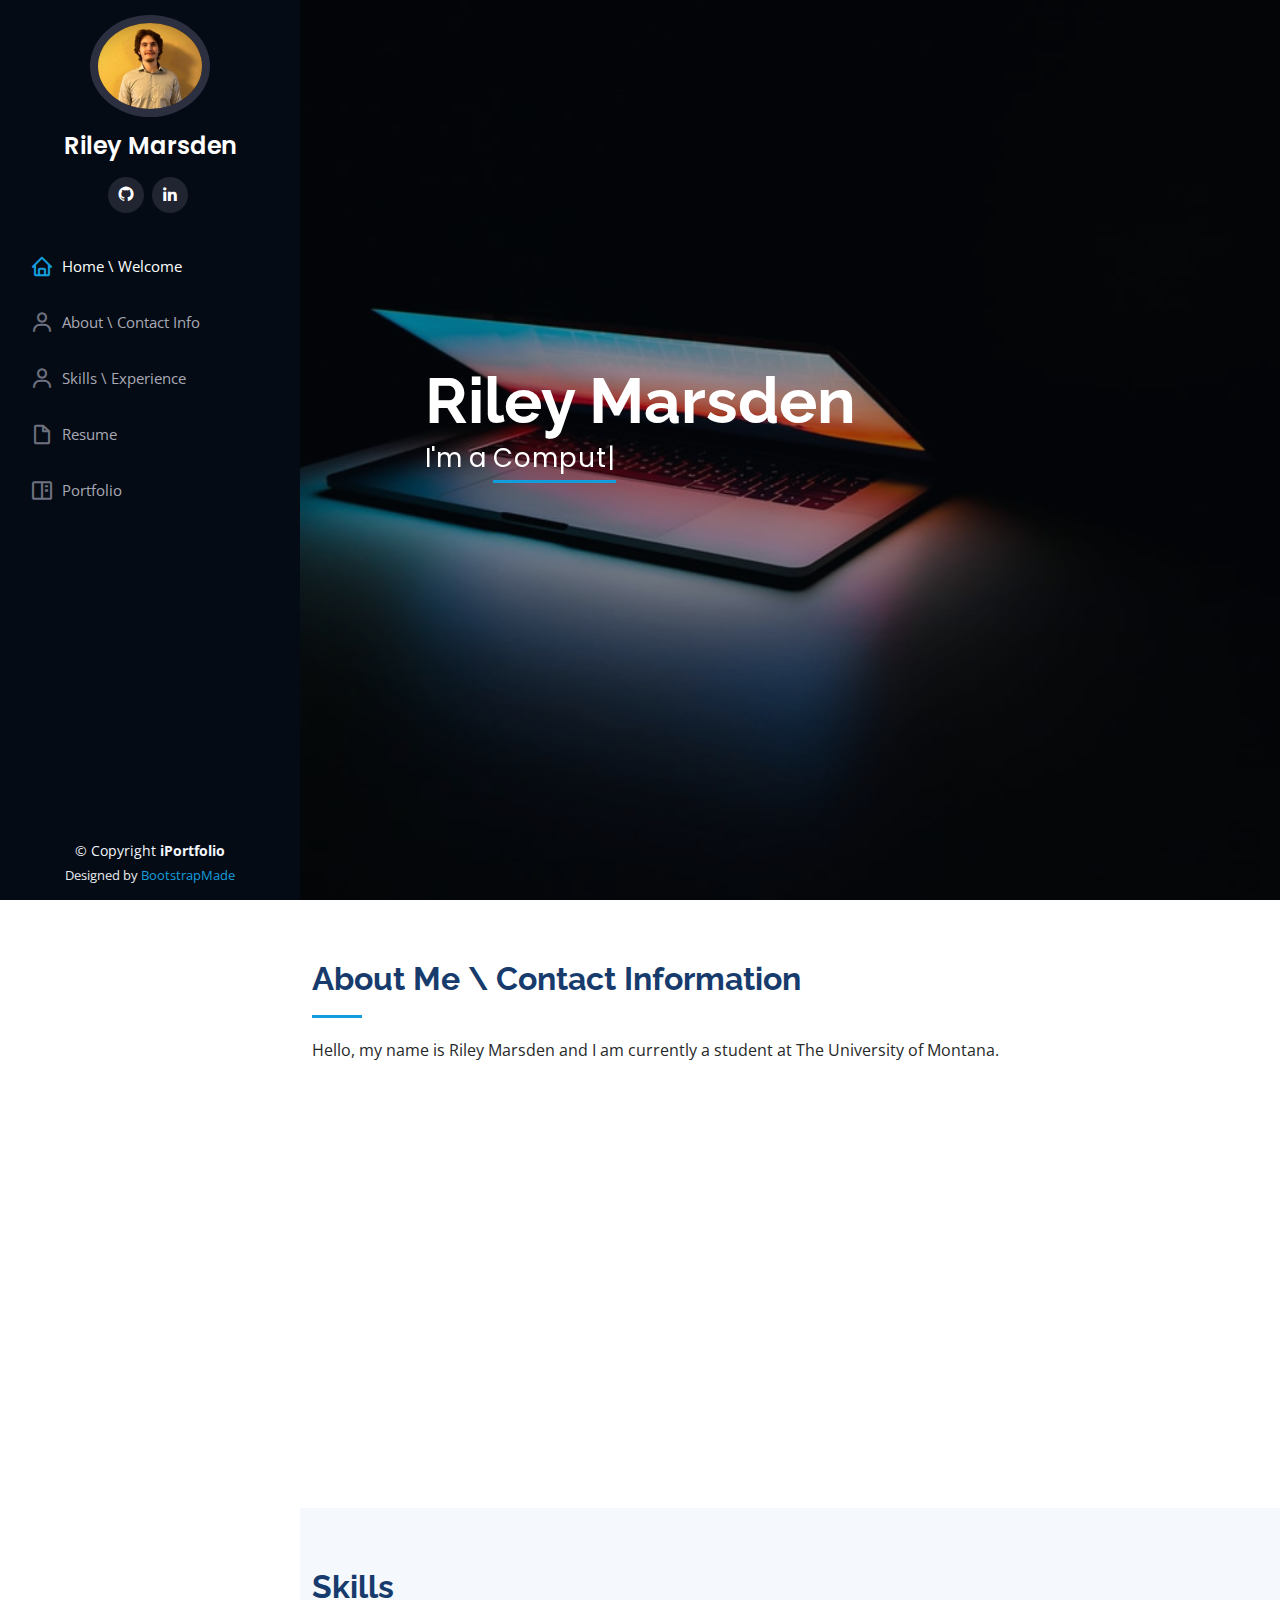
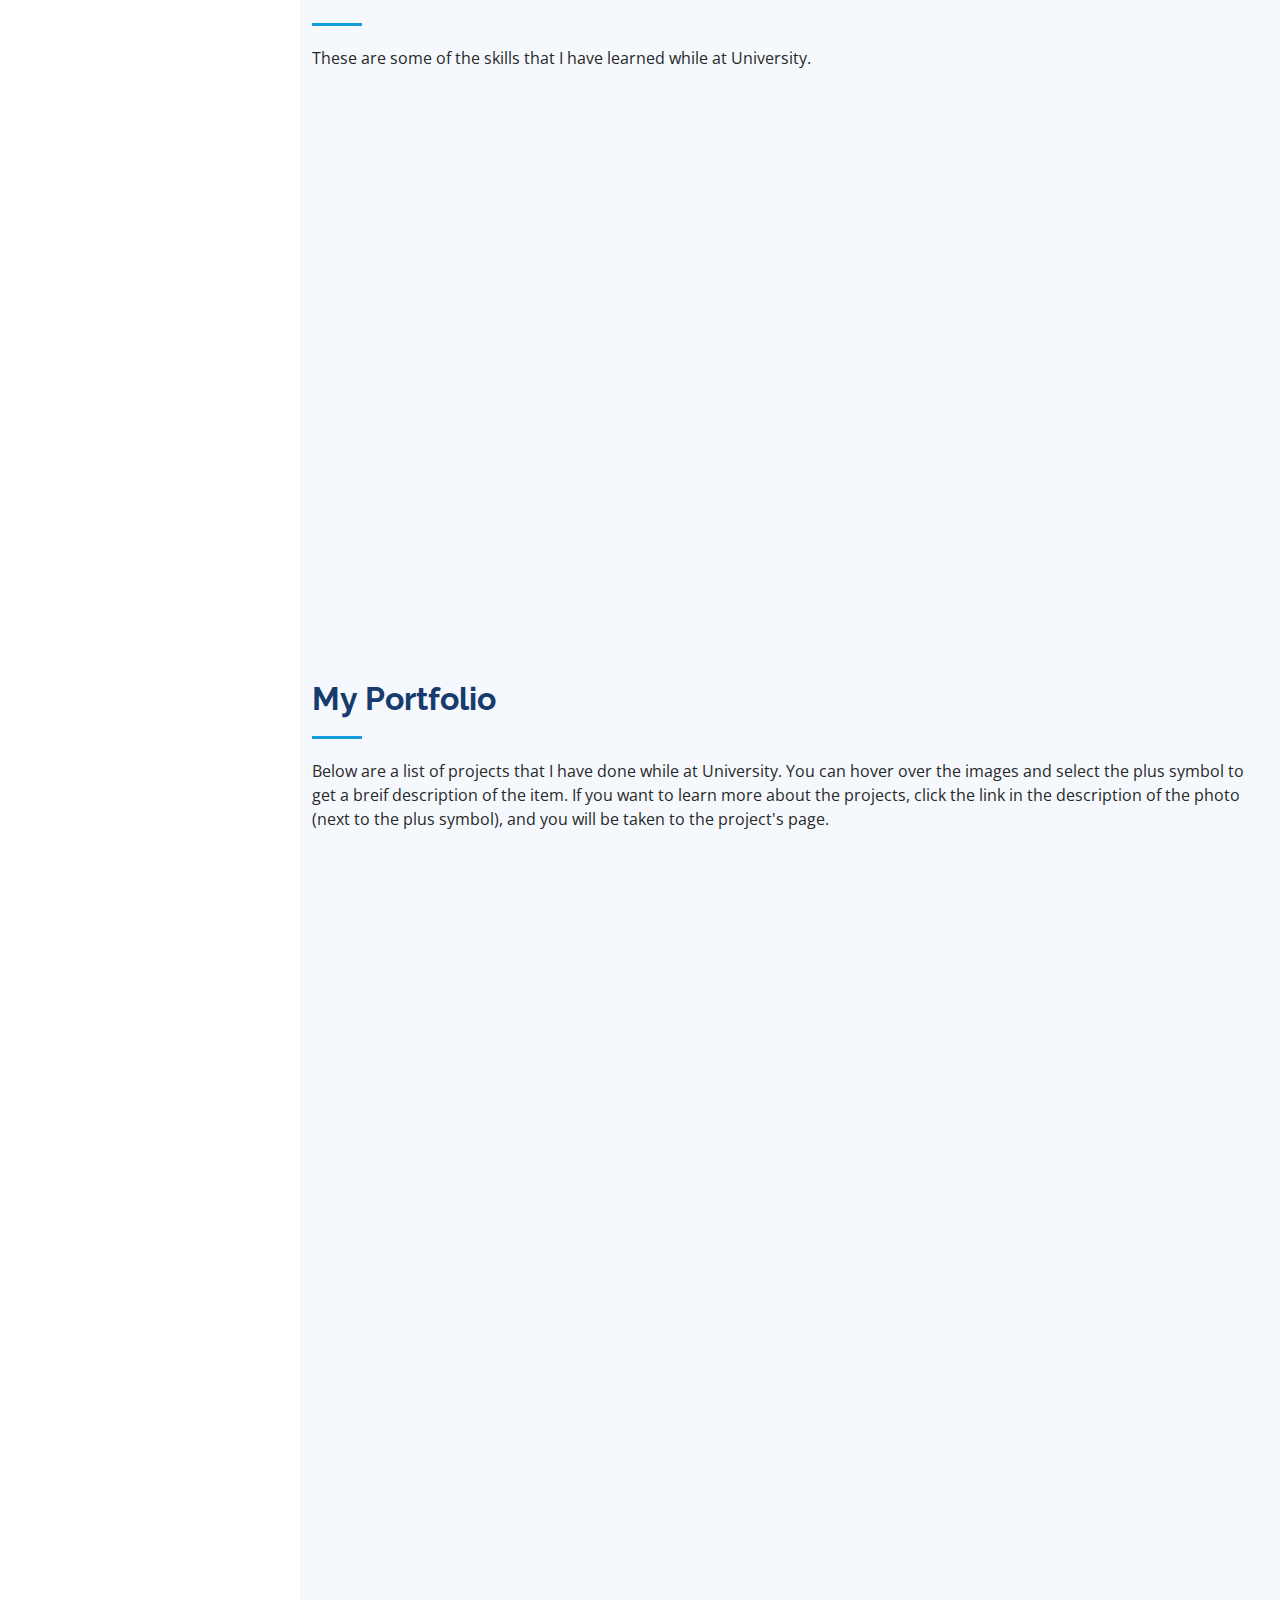
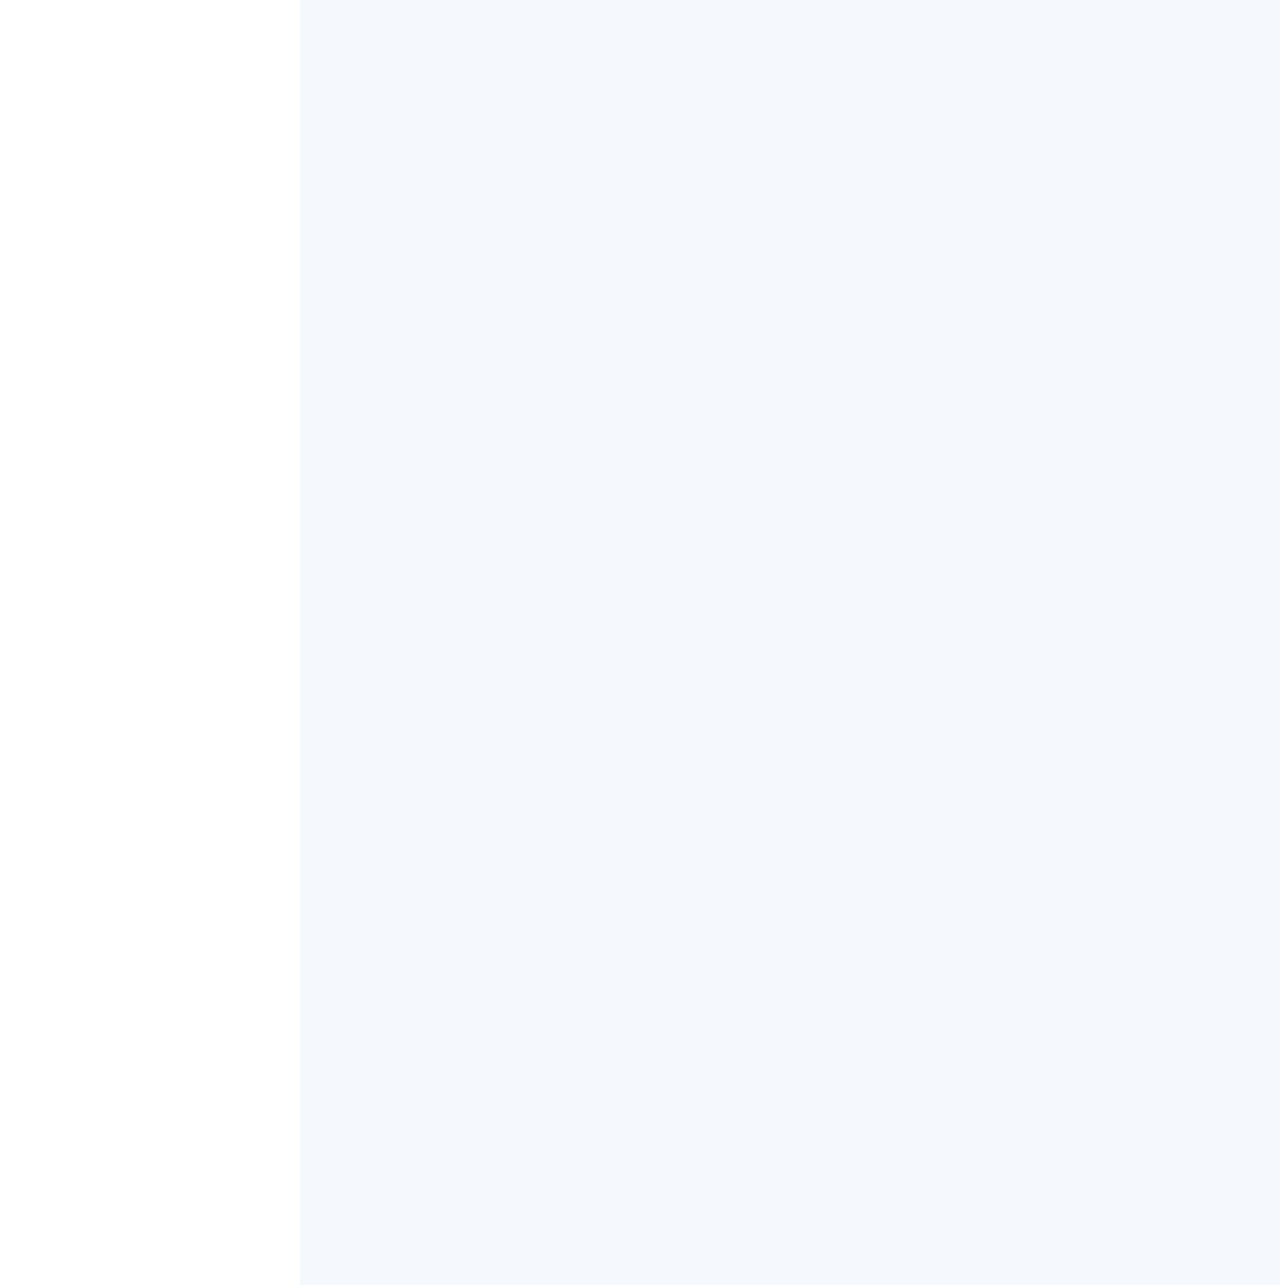
<file: index.html>
<!DOCTYPE html>
<html lang="en">

<head>
  <meta charset="utf-8">
  <meta content="width=device-width, initial-scale=1.0" name="viewport">

  <title>Riley Marsden Portfolio</title>
  <meta content="" name="description">
  <meta content="" name="keywords">

  <!-- Favicons -->
  <link href="assets/img/favicon.png" rel="icon">
  <link href="assets/img/apple-touch-icon.png" rel="apple-touch-icon">

  <!-- Google Fonts -->
  <link href="https://fonts.googleapis.com/css?family=Open+Sans:300,300i,400,400i,600,600i,700,700i|Raleway:300,300i,400,400i,500,500i,600,600i,700,700i|Poppins:300,300i,400,400i,500,500i,600,600i,700,700i" rel="stylesheet">

  <!-- Vendor CSS Files -->
  <link href="assets/vendor/aos/aos.css" rel="stylesheet">
  <link href="assets/vendor/bootstrap/css/bootstrap.min.css" rel="stylesheet">
  <link href="assets/vendor/bootstrap-icons/bootstrap-icons.css" rel="stylesheet">
  <link href="assets/vendor/boxicons/css/boxicons.min.css" rel="stylesheet">
  <link href="assets/vendor/glightbox/css/glightbox.min.css" rel="stylesheet">
  <link href="assets/vendor/swiper/swiper-bundle.min.css" rel="stylesheet">

  <!-- Template Main CSS File -->
  <link href="assets/css/style.css" rel="stylesheet">

  <!-- =======================================================
  * Template Name: iPortfolio - v3.7.0
  * Template URL: https://bootstrapmade.com/iportfolio-bootstrap-portfolio-websites-template/
  * Author: BootstrapMade.com
  * License: https://bootstrapmade.com/license/
  ======================================================== -->
</head>

<body>

  <!-- ======= Mobile nav toggle button ======= -->
  <i class="bi bi-list mobile-nav-toggle d-xl-none"></i>

  <!-- ======= Header ======= -->
  <header id="header">
    <div class="d-flex flex-column">

      <div class="profile">
        <img src="assets/img/profile.jpg" alt="Profile Pic" class="img-fluid rounded-circle">
        <h1 class="text-light"><a href="index.html">Riley Marsden</a></h1>
        <div class="social-links mt-3 text-center">
          <a href="https://github.com/Rileyj-m" class="github"><i class="bx bxl-github"></i></a>
          <a href="https://www.linkedin.com/in/rileymarsden/" class="linkedin"><i class="bx bxl-linkedin"></i></a>
        </div>
      </div>

      <nav id="navbar" class="nav-menu navbar">
        <ul>
          <li><a href="#hero" class="nav-link scrollto active"><i class="bx bx-home"></i> <span>Home \ Welcome</span></a></li>
          <li><a href="#about" class="nav-link scrollto"><i class="bx bx-user"></i> <span>About \ Contact Info</span></a></li>
          <li><a href="#skills" class="nav-link scrollto"><i class="bx bx-user"></i> <span>Skills \ Experience</span></a></li>
          <li><a href="Awesome_CV.pdf" class="nav-link scrollto"><i class="bx bx-file-blank"></i> <span>Resume</span></a></li>
          <li><a href="#portfolio" class="nav-link scrollto"><i class="bx bx-book-content"></i> <span>Portfolio</span></a></li>
          <!-- <li><a href="#services" class="nav-link scrollto"><i class="bx bx-server"></i> <span>Services</span></a></li>
          <li><a href="#contact" class="nav-link scrollto"><i class="bx bx-envelope"></i> <span>Contact</span></a></li> -->
        </ul>
      </nav><!-- .nav-menu -->
    </div>
  </header><!-- End Header -->

  <!-- ======= Hero Section ======= -->
  <section id="hero" class="d-flex flex-column justify-content-center align-items-center">
    <div class="hero-container" data-aos="fade-in">
      <h1>Riley Marsden</h1>
      <p>I'm a <span class="typed" data-typed-items="Computer scientist, Software Developer, Student"></span></p>
    </div>
  </section><!-- End Hero -->

  <main id="main">

    <!-- ======= About Section ======= -->
    <section id="about" class="about">
      <div class="container">

        <div class="section-title">
          <h2>About Me \ Contact Information</h2>
          <p>Hello, my name is Riley Marsden and I am currently a student at The University of Montana.</p>
        </div>

        <div class="row">
          <div class="col-lg-4" data-aos="fade-right">
            <img src="assets/img/profile.jpg" class="img-fluid" alt="Display Pic">
          </div>
          <div class="col-lg-8 pt-4 pt-lg-0 content" data-aos="fade-left">
            <h3>Computer Science Undergrad</h3>
            <p class="fst-italic">
              Currently pursuing a B.S. in Computer Science at the University of Montana.
            </p>
            <div class="row">
              <div class="col-lg-6">
                <ul>
                  <li><i class="bi bi-chevron-right"></i> <strong>Birthday:</strong> <span>4 July 1999</span></li>
                  <li><i class="bi bi-chevron-right"></i> <strong>Phone:</strong> <span>+406 241 2222</span></li>
                  <li><i class="bi bi-chevron-right"></i> <strong>City:</strong> <span>Missoula, USA</span></li>
                </ul>
              </div>
              <div class="col-lg-6">
                <ul>
                  <li><i class="bi bi-chevron-right"></i> <strong>Age:</strong> <span>23</span></li>
                  <li><i class="bi bi-chevron-right"></i> <strong>Degree:</strong> <span>B.S.</span></li>
                  <li><i class="bi bi-chevron-right"></i> <strong>Email:</strong> <span>rileym@gmail.com</span></li>
                </ul>
              </div>
            </div>
            <p>
              Since a young age I have been interested in computers and programming. I have always been fascinated by the endless possibilities of the software development process and 
              this portfolio site is a testament to that. I have many projects that I am passionate about and I am constantly learning new skills and techniques. This portfolio will 
              showcase some of the projects I have worked on and will also showcase my skills and abilities.
            </p>
          </div>
        </div>

      </div>
    </section><!-- End About Section -->

    <!-- ======= Skills Section ======= -->
    <section id="skills" class="skills section-bg">
      <div class="container">

        <div class="section-title">
          <h2>Skills</h2>
          <p>These are some of the skills that I have learned while at University.</p>
        </div>

        <div class="row skills-content">

          <div class="col-lg-6" data-aos="fade-up">

            <div class="progress">
              <span class="skill">HTML <i class="val">85%</i></span>
              <div class="progress-bar-wrap">
                <div class="progress-bar" role="progressbar" aria-valuenow="85" aria-valuemin="0" aria-valuemax="100"></div>
              </div>
            </div>

            <div class="progress">
              <span class="skill">Java <i class="val">90%</i></span>
              <div class="progress-bar-wrap">
                <div class="progress-bar" role="progressbar" aria-valuenow="90" aria-valuemin="0" aria-valuemax="100"></div>
              </div>
            </div>

            <div class="progress">
              <span class="skill">Python <i class="val">95%</i></span>
              <div class="progress-bar-wrap">
                <div class="progress-bar" role="progressbar" aria-valuenow="95" aria-valuemin="0" aria-valuemax="100"></div>
              </div>
            </div>

            <div class="progress">
              <span class="skill">Django <i class="val">100%</i></span>
              <div class="progress-bar-wrap">
                <div class="progress-bar" role="progressbar" aria-valuenow="100" aria-valuemin="0" aria-valuemax="100"></div>
              </div>
            </div>

            <br>
            <div class="section-title">
              <h2>Experience</h2>
              <p>Here is the experience I've had while at University.</p>
            </div>
            <div class="row">
                <ul>
                  <li><i class="bi bi-chevron-right"></i> <strong>Border States Electric: </strong> <span>Private Contractor.</span></li>
                  <li><i class="bi bi-chevron-right"></i> <strong>Microsoft: </strong> <span>Internship & currently part-time.</span></li>
                </ul>
            </div>
          </div>

          <div class="col-lg-6" data-aos="fade-up" data-aos-delay="100">

            <div class="progress">
              <span class="skill">C# <i class="val">90%</i></span>
              <div class="progress-bar-wrap">
                <div class="progress-bar" role="progressbar" aria-valuenow="90" aria-valuemin="0" aria-valuemax="100"></div>
              </div>
            </div>

            <div class="progress">
              <span class="skill">Git <i class="val">100%</i></span>
              <div class="progress-bar-wrap">
                <div class="progress-bar" role="progressbar" aria-valuenow="100" aria-valuemin="0" aria-valuemax="100"></div>
              </div>
            </div>

            <div class="progress">
              <span class="skill">.NET <i class="val">75%</i></span>
              <div class="progress-bar-wrap">
                <div class="progress-bar" role="progressbar" aria-valuenow="75" aria-valuemin="0" aria-valuemax="100"></div>
              </div>
            </div>

            <div class="progress">
              <span class="skill">SQLite <i class="val">85%</i></span>
              <div class="progress-bar-wrap">
                <div class="progress-bar" role="progressbar" aria-valuenow="85" aria-valuemin="0" aria-valuemax="100"></div>
              </div>
            </div>

          </div>

        </div>

      </div>
    </section><!-- End Skills Section -->

    <!-- ======= Portfolio Section ======= -->
    <section id="portfolio" class="portfolio section-bg">
      <div class="container">

        <div class="section-title">
          <h2>My Portfolio</h2>
          <p>Below are a list of projects that I have done while at University. You can hover over the images and select the plus symbol to get a breif description of the item. If you want 
            to learn more about the projects, click the link in the description of the photo (next to the plus symbol), and you will be taken to the project's page.</p>
          </p>
        </div>

        <div class="row" data-aos="fade-up">
          <div class="col-lg-12 d-flex justify-content-center">
            <ul id="portfolio-flters">
              <li data-filter="*" class="filter-active">All Projects</li>
              <li data-filter=".filter-app"><b>(CSCI 181)</b> Web Programming</li>
              <li data-filter=".filter-card"><b>(CSCI 150)</b> Python</li>
              <li data-filter=".filter-web"><b>(CSCI 232)</b> Data Structures & Algorithms</li>
              <li data-filter=".filter-webapp"><b>(CSCI 391)</b> Mobile App Development</li>
            </ul>
          </div>
        </div>

        <div class="row portfolio-container" data-aos="fade-up" data-aos-delay="100">

          <div class="col-lg-4 col-md-6 portfolio-item filter-app">
            <div class="portfolio-wrap">
              <img src="assets/img/portfolio/CSCI181_Travel_Blog.png" class="img-fluid" alt="Travelblog Homepage">
              <div class="portfolio-links">
                <a href="assets/img/portfolio/CSCI181_Travel_Blog.png" data-gallery="portfolioGallery" class="portfolio-lightbox" title="Travel Blog Website"><i class="bx bx-plus"></i></a>
                <a href="PortfolioDetails/portfolio-details.html" title="More Details"><i class="bx bx-link"></i></a>
              </div>
            </div>
          </div>

          <div class="col-lg-4 col-md-6 portfolio-item filter-app">
            <div class="portfolio-wrap">
              <img src="assets/img/portfolio/KidsCamp1.png" class="img-fluid" alt="KidsCamp HomePage">
              <div class="portfolio-links">
                <a href="assets/img/portfolio/KidsCamp1.png" data-gallery="portfolioGallery" class="portfolio-lightbox" title="Kids Camp Website"><i class="bx bx-plus"></i></a>
                <a href="PortfolioDetails/portfolio-details2.html" title="More Details"><i class="bx bx-link"></i></a>
              </div>
            </div>
          </div>

          <div class="col-lg-4 col-md-6 portfolio-item filter-card">
            <div class="portfolio-wrap">
              <img src="assets/img/portfolio/sier1.png" class="img-fluid" alt="Sier Triangle">
              <div class="portfolio-links">
                <a href="assets/img/portfolio/sier1.png" data-gallery="portfolioGallery" class="portfolio-lightbox" title="Sierpinskys Triangle Project"><i class="bx bx-plus"></i></a>
                <a href="PortfolioDetails/portfolio-details3.html" title="More Details"><i class="bx bx-link"></i></a>
              </div>
            </div>
          </div>

          <div class="col-lg-4 col-md-6 portfolio-item filter-web">
            <div class="portfolio-wrap">
              <img src="assets/img/portfolio/Percolation2.png" class="img-fluid" alt="Mouse Image">
              <div class="portfolio-links">
                <a href="assets/img/portfolio/Percolation2.png" data-gallery="portfolioGallery" class="portfolio-lightbox" title="Percolation Project"><i class="bx bx-plus"></i></a>
                <a href="PortfolioDetails/portfolio-details4.html" title="More Details"><i class="bx bx-link"></i></a>
              </div>
            </div>
          </div>

          <div class="col-lg-4 col-md-6 portfolio-item filter-web">
            <div class="portfolio-wrap">
              <img src="assets/img/portfolio/autocomplete1.png" class="img-fluid" alt="AutoComplete GUI">
              <div class="portfolio-links">
                <a href="assets/img/portfolio/autocomplete1.png" data-gallery="portfolioGallery" class="portfolio-lightbox" title="Autocomplete Project"><i class="bx bx-plus"></i></a>
                <a href="PortfolioDetails/portfolio-details5.html" title="More Details"><i class="bx bx-link"></i></a>
              </div>
            </div>
          </div>

          <div class="col-lg-4 col-md-6 portfolio-item filter-webapp">
            <div class="portfolio-wrap">
              <img src="assets/img/portfolio/Affirmations.png" class="img-fluid" alt="Affirmations app">
              <div class="portfolio-links">
                <a href="assets/img/portfolio/Affirmations.png" data-gallery="portfolioGallery" class="portfolio-lightbox" title="Affirmations App Display"><i class="bx bx-plus"></i></a>
                <a href="PortfolioDetails/portfolio-details6.html" title="More Details"><i class="bx bx-link"></i></a>
              </div>
            </div>
          </div>

          <div class="col-lg-4 col-md-6 portfolio-item filter-webapp">
            <div class="portfolio-wrap">
              <img src="assets/img/portfolio/TipTime.png" class="img-fluid" alt="TipTime app">
              <div class="portfolio-links">
                <a href="assets/img/portfolio/TipTime.png" data-gallery="portfolioGallery" class="portfolio-lightbox" title="TipTime App Display"><i class="bx bx-plus"></i></a>
                <a href="PortfolioDetails/portfolio-details7.html" title="More Details"><i class="bx bx-link"></i></a>
              </div>
            </div>
          </div>

          <div class="col-lg-4 col-md-6 portfolio-item filter-webapp">
            <div class="portfolio-wrap">
              <img src="assets/img/portfolio/grocery.png" class="img-fluid" alt="grocery app">
              <div class="portfolio-links">
                <a href="assets/img/portfolio/grocery.png" data-gallery="portfolioGallery" class="portfolio-lightbox" title="Grocery App Display"><i class="bx bx-plus"></i></a>
                <a href="PortfolioDetails/portfolio-details8.html" title="More Details"><i class="bx bx-link"></i></a>
              </div>
            </div>
          </div>

          <div class="col-lg-4 col-md-6 portfolio-item filter-webapp">
            <div class="portfolio-wrap">
              <img src="assets/img/portfolio/LunchTray.png" class="img-fluid" alt="lunch tray app">
              <div class="portfolio-links">
                <a href="assets/img/portfolio/LunchTray.png" data-gallery="portfolioGallery" class="portfolio-lightbox" title="Lunch Tray App Display"><i class="bx bx-plus"></i></a>
                <a href="PortfolioDetails/portfolio-details9.html" title="More Details"><i class="bx bx-link"></i></a>
              </div>
            </div>
          </div>

          <div class="col-lg-4 col-md-6 portfolio-item filter-webapp">
            <div class="portfolio-wrap">
              <img src="assets/img/portfolio/Amph1.png" class="img-fluid" alt="Amphibians app">
              <div class="portfolio-links">
                <a href="assets/img/portfolio/amph2.png" data-gallery="portfolioGallery" class="portfolio-lightbox" title="Amphibians App Display"><i class="bx bx-plus"></i></a>
                <a href="PortfolioDetails/portfolio-details10.html" title="More Details"><i class="bx bx-link"></i></a>
              </div>
            </div>
          </div>

          <div class="col-lg-4 col-md-6 portfolio-item filter-webapp">
            <div class="portfolio-wrap">
              <img src="assets/img/portfolio/forage-app.png" class="img-fluid" alt="Forage app">
              <div class="portfolio-links">
                <a href="assets/img/portfolio/forage-app.png" data-gallery="portfolioGallery" class="portfolio-lightbox" title="Forage App Display"><i class="bx bx-plus"></i></a>
                <a href="PortfolioDetails/portfolio-details11.html" title="More Details"><i class="bx bx-link"></i></a>
              </div>
            </div>
          </div>

        </div>

      </div>
    </section><!-- End Portfolio Section -->

  </main><!-- End #main -->

  <!-- ======= Footer ======= -->
  <footer id="footer">
    <div class="container">
      <div class="copyright">
        &copy; Copyright <strong><span>iPortfolio</span></strong>
      </div>
      <div class="credits">
        <!-- All the links in the footer should remain intact. -->
        <!-- You can delete the links only if you purchased the pro version. -->
        <!-- Licensing information: https://bootstrapmade.com/license/ -->
        <!-- Purchase the pro version with working PHP/AJAX contact form: https://bootstrapmade.com/iportfolio-bootstrap-portfolio-websites-template/ -->
        Designed by <a href="https://bootstrapmade.com/">BootstrapMade</a>
      </div>
    </div>
  </footer><!-- End  Footer -->

  <a href="#" class="back-to-top d-flex align-items-center justify-content-center"><i class="bi bi-arrow-up-short"></i></a>

  <!-- Vendor JS Files -->
  <script src="assets/vendor/purecounter/purecounter.js"></script>
  <script src="assets/vendor/aos/aos.js"></script>
  <script src="assets/vendor/bootstrap/js/bootstrap.bundle.min.js"></script>
  <script src="assets/vendor/glightbox/js/glightbox.min.js"></script>
  <script src="assets/vendor/isotope-layout/isotope.pkgd.min.js"></script>
  <script src="assets/vendor/swiper/swiper-bundle.min.js"></script>
  <script src="assets/vendor/typed.js/typed.min.js"></script>
  <script src="assets/vendor/waypoints/noframework.waypoints.js"></script>
  <script src="assets/vendor/php-email-form/validate.js"></script>

  <!-- Template Main JS File -->
  <script src="assets/js/main.js"></script>

</body>

</html>
</file>
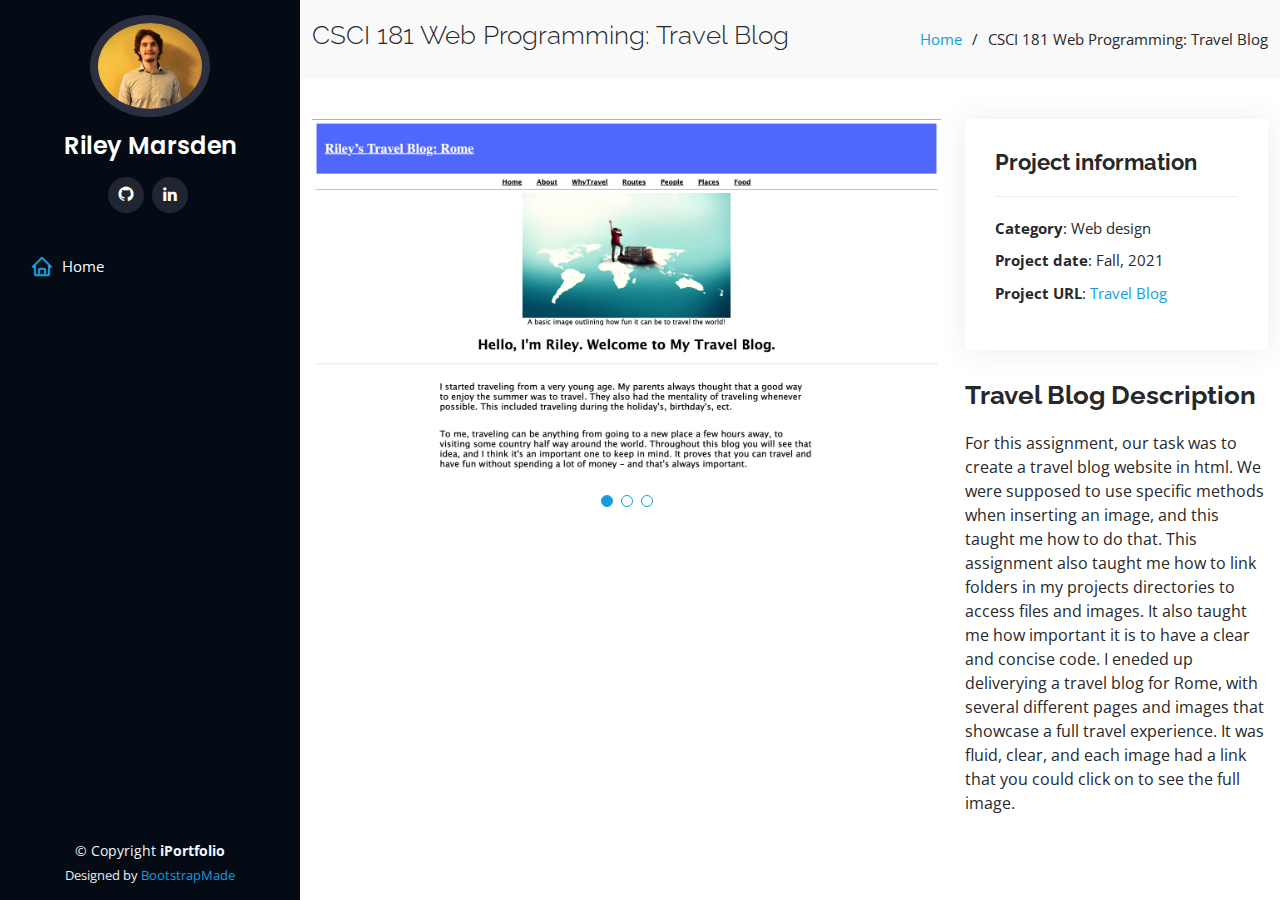
<file: PortfolioDetails/portfolio-details.html>
<!DOCTYPE html>
<html lang="en">

<head>
  <meta charset="utf-8">
  <meta content="width=device-width, initial-scale=1.0" name="viewport">

  <title>Portfolio Details Travel Blog- Riley Marsden</title>
  <meta content="" name="description">
  <meta content="" name="keywords">

  <!-- Favicons -->
  <link href="../assets/img/favicon.png" rel="icon">
  <link href="../assets/img/apple-touch-icon.png" rel="apple-touch-icon">

  <!-- Google Fonts -->
  <link href="https://fonts.googleapis.com/css?family=Open+Sans:300,300i,400,400i,600,600i,700,700i|Raleway:300,300i,400,400i,500,500i,600,600i,700,700i|Poppins:300,300i,400,400i,500,500i,600,600i,700,700i" rel="stylesheet">

  <!-- Vendor CSS Files -->
  <link href="../assets/vendor/aos/aos.css" rel="stylesheet">
  <link href="../assets/vendor/bootstrap/css/bootstrap.min.css" rel="stylesheet">
  <link href="../assets/vendor/bootstrap-icons/bootstrap-icons.css" rel="stylesheet">
  <link href="../assets/vendor/boxicons/css/boxicons.min.css" rel="stylesheet">
  <link href="../assets/vendor/glightbox/css/glightbox.min.css" rel="stylesheet">
  <link href="../assets/vendor/swiper/swiper-bundle.min.css" rel="stylesheet">

  <!-- Template Main CSS File -->
  <link href="../assets/css/style.css" rel="stylesheet">

  <!-- =======================================================
  * Template Name: iPortfolio - v3.7.0
  * Template URL: https://bootstrapmade.com/iportfolio-bootstrap-portfolio-websites-template/
  * Author: BootstrapMade.com
  * License: https://bootstrapmade.com/license/
  ======================================================== -->
</head>

<body>

  <!-- ======= Mobile nav toggle button ======= -->
  <i class="bi bi-list mobile-nav-toggle d-xl-none"></i>

  <!-- ======= Header ======= -->
  <header id="header">
    <div class="d-flex flex-column">

      <div class="profile">
        <img src="../assets/img/profile.jpg" alt="Profile Pic" class="img-fluid rounded-circle">
        <h1 class="text-light"><a href="../index.html">Riley Marsden</a></h1>
        <div class="social-links mt-3 text-center">
          <a href="https://github.com/Rileyj-m" class="github"><i class="bx bxl-github"></i></a>
          <a href="https://www.linkedin.com/in/rileymarsden/" class="linkedin"><i class="bx bxl-linkedin"></i></a>
        </div>
      </div>

      <nav id="navbar" class="nav-menu navbar">
        <ul>
          <li><a href="../index.html" class="nav-link scrollto active"><i class="bx bx-home"></i> <span>Home</span></a></li>
        </ul>
      </nav><!-- .nav-menu -->
    </div>
  </header><!-- End Header -->

  <main id="main">

    <!-- ======= Breadcrumbs ======= -->
    <section id="breadcrumbs" class="breadcrumbs">
      <div class="container">

        <div class="d-flex justify-content-between align-items-center">
          <h2>CSCI 181 Web Programming: Travel Blog</h2>
          <ol>
            <li><a href="../index.html">Home</a></li>
            <li>CSCI 181 Web Programming: Travel Blog</li>
          </ol>
        </div>

      </div>
    </section><!-- End Breadcrumbs -->

    <!-- ======= Portfolio Details Section ======= -->
    <section id="portfolio-details" class="portfolio-details">
      <div class="container">

        <div class="row gy-4">

          <div class="col-lg-8">
            <div class="portfolio-details-slider swiper">
              <div class="swiper-wrapper align-items-center">

                <div class="swiper-slide">
                  <img src="../assets/img/portfolio/CSCI181_Travel_Blog.png" alt="Homepage">
                </div>

                <div class="swiper-slide">
                  <img src="../assets/img/portfolio/CSCI181_Travel_Blog2.png" alt="WhyTravel">
                </div>

                <div class="swiper-slide">
                  <img src="../assets/img/portfolio/CSCI181_Travel_Blog3.png" alt="Food">
                </div>

              </div>
              <div class="swiper-pagination"></div>
            </div>
          </div>

          <div class="col-lg-4">
            <div class="portfolio-info">
              <h3>Project information</h3>
              <ul>
                <li><strong>Category</strong>: Web design</li>
                <li><strong>Project date</strong>: Fall, 2021</li>
                <li><strong>Project URL</strong>: <a href="http://students.cs.umt.edu/~rm118500/travelblog/" target="_blank">Travel Blog</a></li>
              </ul>
            </div>
            <div class="portfolio-description">
              <h2>Travel Blog Description</h2>
              <p>
                For this assignment, our task was to create a travel blog website in html. We were supposed to use specific methods when inserting an image, and this taught me how to do that.
                This assignment also taught me how to link folders in my projects directories to access files and images. It also taught me how important it is to have a clear and concise code.
                I eneded up deliverying a travel blog for Rome, with several different pages and images that showcase a full travel experience. It was fluid, clear, and each image had a link that you
                could click on to see the full image.
              </p>
            </div>
          </div>

        </div>

      </div>
    </section><!-- End Portfolio Details Section -->

  </main><!-- End #main -->

  <!-- ======= Footer ======= -->
  <footer id="footer">
    <div class="container">
      <div class="copyright">
        &copy; Copyright <strong><span>iPortfolio</span></strong>
      </div>
      <div class="credits">
        <!-- All the links in the footer should remain intact. -->
        <!-- You can delete the links only if you purchased the pro version. -->
        <!-- Licensing information: https://bootstrapmade.com/license/ -->
        <!-- Purchase the pro version with working PHP/AJAX contact form: https://bootstrapmade.com/iportfolio-bootstrap-portfolio-websites-template/ -->
        Designed by <a href="https://bootstrapmade.com/">BootstrapMade</a>
      </div>
    </div>
  </footer><!-- End  Footer -->

  <a href="#" class="back-to-top d-flex align-items-center justify-content-center"><i class="bi bi-arrow-up-short"></i></a>

  <!-- Vendor JS Files -->
  <script src="../assets/vendor/purecounter/purecounter.js"></script>
  <script src="../assets/vendor/aos/aos.js"></script>
  <script src="../assets/vendor/bootstrap/js/bootstrap.bundle.min.js"></script>
  <script src="../assets/vendor/glightbox/js/glightbox.min.js"></script>
  <script src="../assets/vendor/isotope-layout/isotope.pkgd.min.js"></script>
  <script src="../assets/vendor/swiper/swiper-bundle.min.js"></script>
  <script src="../assets/vendor/typed.js/typed.min.js"></script>
  <script src="../assets/vendor/waypoints/noframework.waypoints.js"></script>
  <script src="../assets/vendor/php-email-form/validate.js"></script>

  <!-- Template Main JS File -->
  <script src="../assets/js/main.js"></script>

</body>

</html>
</file>
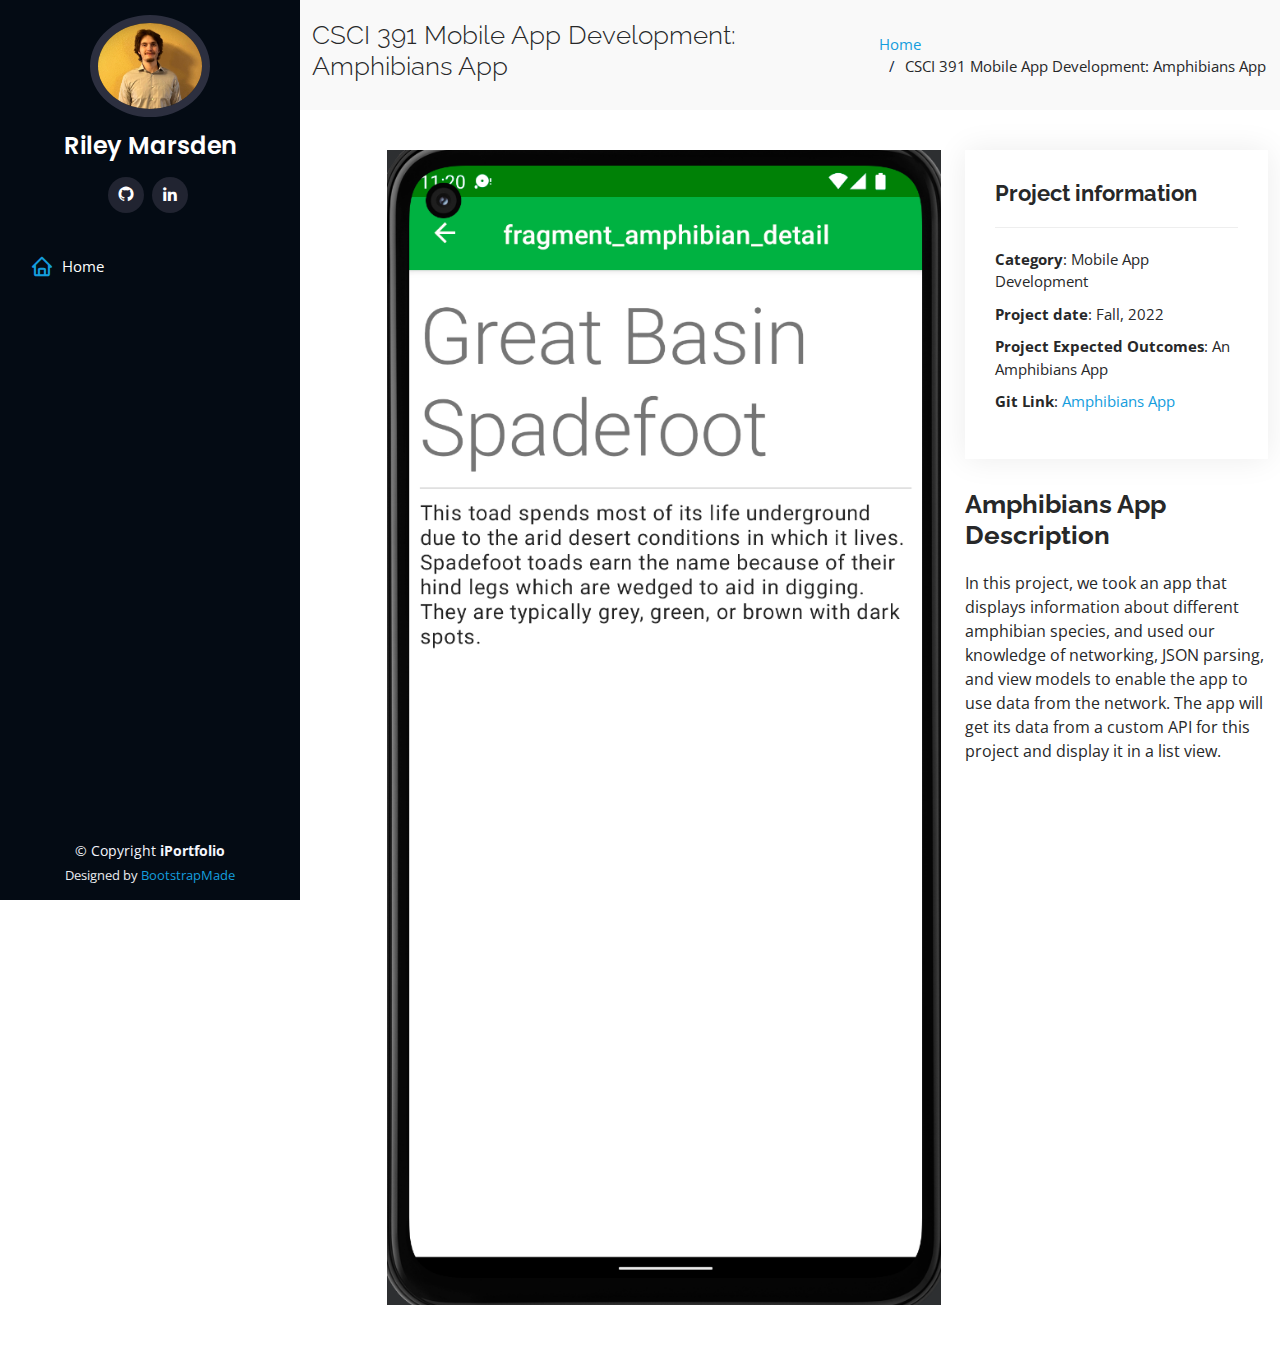
<file: PortfolioDetails/portfolio-details10.html>
<!DOCTYPE html>
<html lang="en">

<head>
  <meta charset="utf-8">
  <meta content="width=device-width, initial-scale=1.0" name="viewport">

  <title>Portfolio Details LunchTray- Riley Marsden</title>
  <meta content="" name="description">
  <meta content="" name="keywords">

  <!-- Favicons -->
  <link href="../assets/img/favicon.png" rel="icon">
  <link href="../assets/img/apple-touch-icon.png" rel="apple-touch-icon">

  <!-- Google Fonts -->
  <link href="https://fonts.googleapis.com/css?family=Open+Sans:300,300i,400,400i,600,600i,700,700i|Raleway:300,300i,400,400i,500,500i,600,600i,700,700i|Poppins:300,300i,400,400i,500,500i,600,600i,700,700i" rel="stylesheet">

  <!-- Vendor CSS Files -->
  <link href="../assets/vendor/aos/aos.css" rel="stylesheet">
  <link href="../assets/vendor/bootstrap/css/bootstrap.min.css" rel="stylesheet">
  <link href="../assets/vendor/bootstrap-icons/bootstrap-icons.css" rel="stylesheet">
  <link href="../assets/vendor/boxicons/css/boxicons.min.css" rel="stylesheet">
  <link href="../assets/vendor/glightbox/css/glightbox.min.css" rel="stylesheet">
  <link href="../assets/vendor/swiper/swiper-bundle.min.css" rel="stylesheet">

  <!-- Template Main CSS File -->
  <link href="../assets/css/style.css" rel="stylesheet">

  <!-- =======================================================
  * Template Name: iPortfolio - v3.7.0
  * Template URL: https://bootstrapmade.com/iportfolio-bootstrap-portfolio-websites-template/
  * Author: BootstrapMade.com
  * License: https://bootstrapmade.com/license/
  ======================================================== -->
</head>

<body>

  <!-- ======= Mobile nav toggle button ======= -->
  <i class="bi bi-list mobile-nav-toggle d-xl-none"></i>

  <!-- ======= Header ======= -->
  <header id="header">
    <div class="d-flex flex-column">

      <div class="profile">
        <img src="../assets/img/profile.jpg" alt="profile pic" class="img-fluid rounded-circle">
        <h1 class="text-light"><a href="../index.html">Riley Marsden</a></h1>
        <div class="social-links mt-3 text-center">
          <a href="https://github.com/Rileyj-m" class="github"><i class="bx bxl-github"></i></a>
          <a href="https://www.linkedin.com/in/rileymarsden/" class="linkedin"><i class="bx bxl-linkedin"></i></a>
        </div>
      </div>

      <nav id="navbar" class="nav-menu navbar">
        <ul>
          <li><a href="../index.html" class="nav-link scrollto active"><i class="bx bx-home"></i> <span>Home</span></a></li>
        </ul>
      </nav><!-- .nav-menu -->
    </div>
  </header><!-- End Header -->

  <main id="main">

    <!-- ======= Breadcrumbs ======= -->
    <section id="breadcrumbs" class="breadcrumbs">
      <div class="container">

        <div class="d-flex justify-content-between align-items-center">
          <h2>CSCI 391 Mobile App Development: Amphibians App</h2>
          <ol>
            <li><a href="../index.html">Home</a></li>
            <li>CSCI 391 Mobile App Development: Amphibians App</li>
          </ol>
        </div>

      </div>
    </section><!-- End Breadcrumbs -->

    <!-- ======= Portfolio Details Section ======= -->
    <section id="portfolio-details" class="portfolio-details">
      <div class="container">

        <div class="row gy-4">

          <div class="col-lg-8">
            <div class="portfolio-details-slider swiper">
              <div class="swiper-wrapper align-items-center">

                <div style="margin-left: 75px;">
                  <img src="../assets/img/portfolio/amph2.png" alt="grocery">
                </div>

              </div>
              <!-- <div class="swiper-pagination"></div> -->
            </div>
          </div>

          <div class="col-lg-4">
            <div class="portfolio-info">
              <h3>Project information</h3>
              <ul>
                <li><strong>Category</strong>: Mobile App Development</li>
                <li><strong>Project date</strong>: Fall, 2022</li>
                <li><strong>Project Expected Outcomes</strong>: An Amphibians App</li>
                <li><strong>Git Link</strong>: <a href="https://github.com/Rileyj-m/Amphibians_app">Amphibians App</a></li>
              </ul>
            </div>
            <div class="portfolio-description">
              <h2>Amphibians App Description</h2>
              <p>
                In this project, we took an app that displays information about different amphibian species, and used our knowledge of networking, JSON parsing, and view models to enable the app to use data from the network. The app will get its data from a custom API for this project and display it in a list view.
              </p>
            </div>
          </div>

        </div>

      </div>
    </section><!-- End Portfolio Details Section -->

  </main><!-- End #main -->

  <!-- ======= Footer ======= -->
  <footer id="footer">
    <div class="container">
      <div class="copyright">
        &copy; Copyright <strong><span>iPortfolio</span></strong>
      </div>
      <div class="credits">
        <!-- All the links in the footer should remain intact. -->
        <!-- You can delete the links only if you purchased the pro version. -->
        <!-- Licensing information: https://bootstrapmade.com/license/ -->
        <!-- Purchase the pro version with working PHP/AJAX contact form: https://bootstrapmade.com/iportfolio-bootstrap-portfolio-websites-template/ -->
        Designed by <a href="https://bootstrapmade.com/">BootstrapMade</a>
      </div>
    </div>
  </footer><!-- End  Footer -->

  <a href="#" class="back-to-top d-flex align-items-center justify-content-center"><i class="bi bi-arrow-up-short"></i></a>

  <!-- Vendor JS Files -->
  <script src="../assets/vendor/purecounter/purecounter.js"></script>
  <script src="../assets/vendor/aos/aos.js"></script>
  <script src="../assets/vendor/bootstrap/js/bootstrap.bundle.min.js"></script>
  <script src="../assets/vendor/glightbox/js/glightbox.min.js"></script>
  <script src="../assets/vendor/isotope-layout/isotope.pkgd.min.js"></script>
  <script src="../assets/vendor/swiper/swiper-bundle.min.js"></script>
  <script src="../assets/vendor/typed.js/typed.min.js"></script>
  <script src="../assets/vendor/waypoints/noframework.waypoints.js"></script>
  <script src="../assets/vendor/php-email-form/validate.js"></script>

  <!-- Template Main JS File -->
  <script src="../assets/js/main.js"></script>

</body>

</html>
</file>
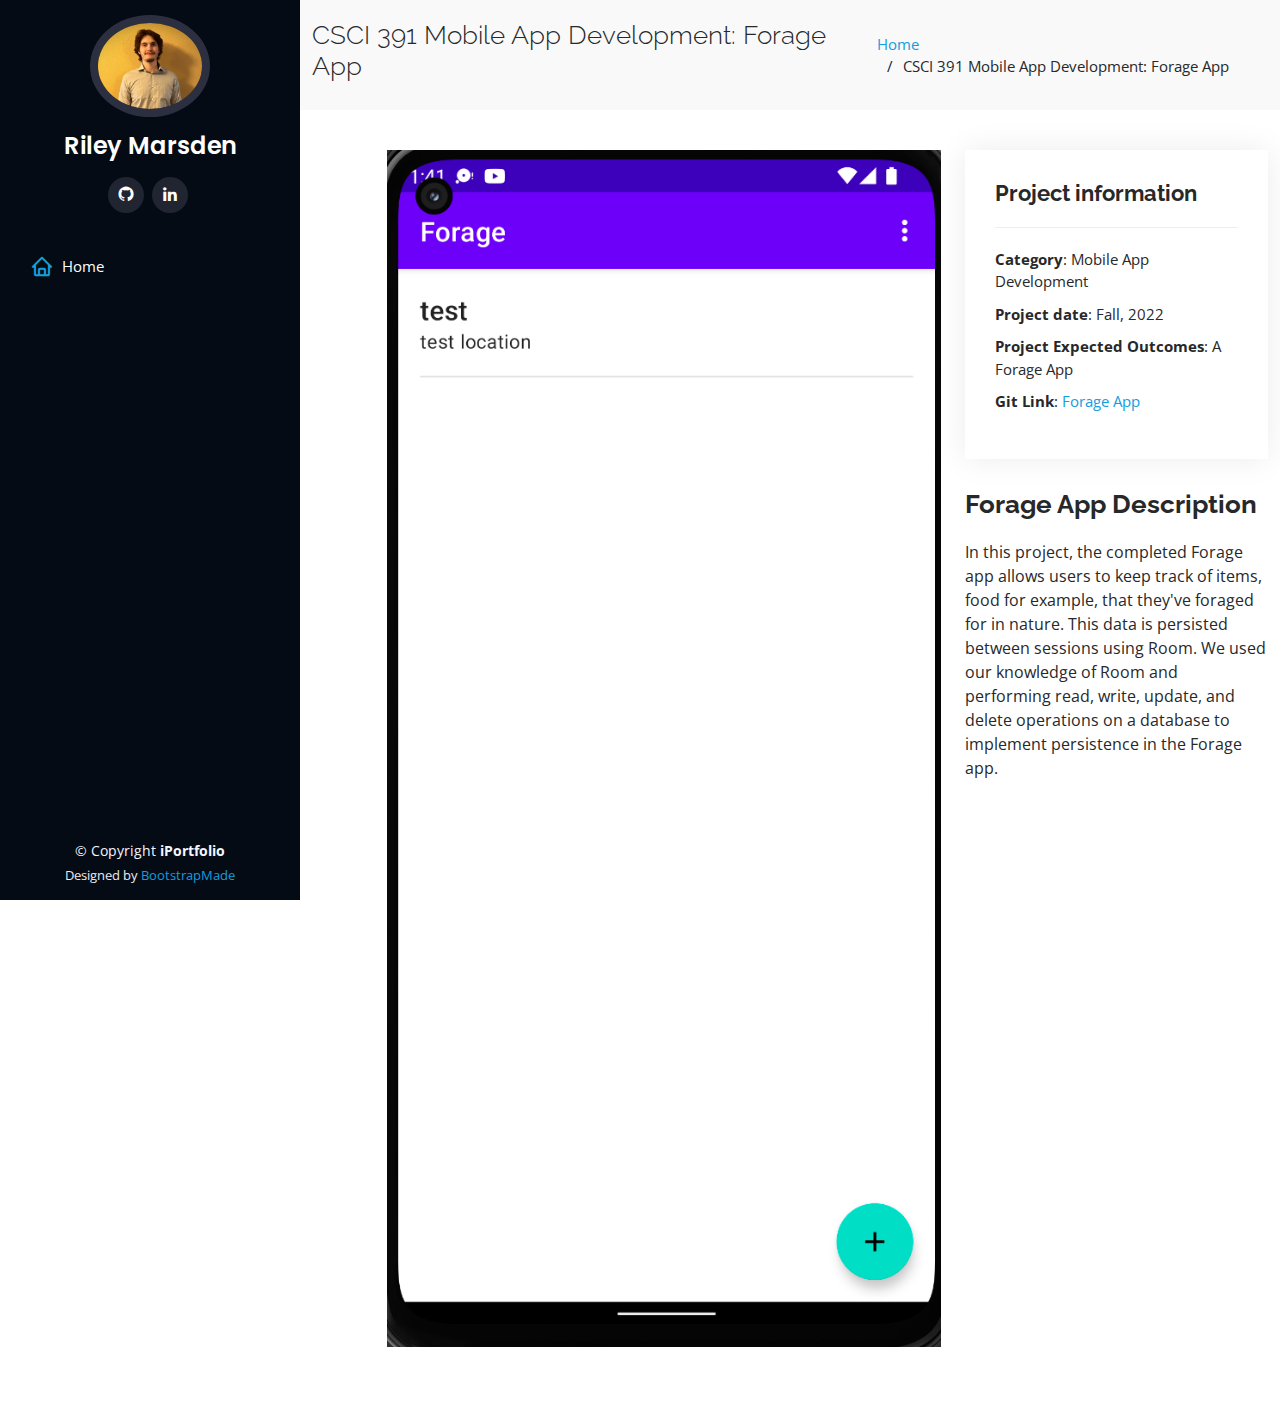
<file: PortfolioDetails/portfolio-details11.html>
<!DOCTYPE html>
<html lang="en">

<head>
  <meta charset="utf-8">
  <meta content="width=device-width, initial-scale=1.0" name="viewport">

  <title>Portfolio Details Forage- Riley Marsden</title>
  <meta content="" name="description">
  <meta content="" name="keywords">

  <!-- Favicons -->
  <link href="../assets/img/favicon.png" rel="icon">
  <link href="../assets/img/apple-touch-icon.png" rel="apple-touch-icon">

  <!-- Google Fonts -->
  <link href="https://fonts.googleapis.com/css?family=Open+Sans:300,300i,400,400i,600,600i,700,700i|Raleway:300,300i,400,400i,500,500i,600,600i,700,700i|Poppins:300,300i,400,400i,500,500i,600,600i,700,700i" rel="stylesheet">

  <!-- Vendor CSS Files -->
  <link href="../assets/vendor/aos/aos.css" rel="stylesheet">
  <link href="../assets/vendor/bootstrap/css/bootstrap.min.css" rel="stylesheet">
  <link href="../assets/vendor/bootstrap-icons/bootstrap-icons.css" rel="stylesheet">
  <link href="../assets/vendor/boxicons/css/boxicons.min.css" rel="stylesheet">
  <link href="../assets/vendor/glightbox/css/glightbox.min.css" rel="stylesheet">
  <link href="../assets/vendor/swiper/swiper-bundle.min.css" rel="stylesheet">

  <!-- Template Main CSS File -->
  <link href="../assets/css/style.css" rel="stylesheet">

  <!-- =======================================================
  * Template Name: iPortfolio - v3.7.0
  * Template URL: https://bootstrapmade.com/iportfolio-bootstrap-portfolio-websites-template/
  * Author: BootstrapMade.com
  * License: https://bootstrapmade.com/license/
  ======================================================== -->
</head>

<body>

  <!-- ======= Mobile nav toggle button ======= -->
  <i class="bi bi-list mobile-nav-toggle d-xl-none"></i>

  <!-- ======= Header ======= -->
  <header id="header">
    <div class="d-flex flex-column">

      <div class="profile">
        <img src="../assets/img/profile.jpg" alt="profile pic" class="img-fluid rounded-circle">
        <h1 class="text-light"><a href="../index.html">Riley Marsden</a></h1>
        <div class="social-links mt-3 text-center">
          <a href="https://github.com/Rileyj-m" class="github"><i class="bx bxl-github"></i></a>
          <a href="https://www.linkedin.com/in/rileymarsden/" class="linkedin"><i class="bx bxl-linkedin"></i></a>
        </div>
      </div>

      <nav id="navbar" class="nav-menu navbar">
        <ul>
          <li><a href="../index.html" class="nav-link scrollto active"><i class="bx bx-home"></i> <span>Home</span></a></li>
        </ul>
      </nav><!-- .nav-menu -->
    </div>
  </header><!-- End Header -->

  <main id="main">

    <!-- ======= Breadcrumbs ======= -->
    <section id="breadcrumbs" class="breadcrumbs">
      <div class="container">

        <div class="d-flex justify-content-between align-items-center">
          <h2>CSCI 391 Mobile App Development: Forage App</h2>
          <ol>
            <li><a href="../index.html">Home</a></li>
            <li>CSCI 391 Mobile App Development: Forage App</li>
          </ol>
        </div>

      </div>
    </section><!-- End Breadcrumbs -->

    <!-- ======= Portfolio Details Section ======= -->
    <section id="portfolio-details" class="portfolio-details">
      <div class="container">

        <div class="row gy-4">

          <div class="col-lg-8">
            <div class="portfolio-details-slider swiper">
              <div class="swiper-wrapper align-items-center">

                <div style="margin-left: 75px;">
                  <img src="../assets/img/portfolio/forage-app.png" alt="grocery">
                </div>

              </div>
              <!-- <div class="swiper-pagination"></div> -->
            </div>
          </div>

          <div class="col-lg-4">
            <div class="portfolio-info">
              <h3>Project information</h3>
              <ul>
                <li><strong>Category</strong>: Mobile App Development</li>
                <li><strong>Project date</strong>: Fall, 2022</li>
                <li><strong>Project Expected Outcomes</strong>: A Forage App</li>
                <li><strong>Git Link</strong>: <a href="https://github.com/Rileyj-m/forage-app">Forage App</a></li>
              </ul>
            </div>
            <div class="portfolio-description">
              <h2>Forage App Description</h2>
              <p>
                In this project, the completed Forage app allows users to keep track of items, food for example, that they've foraged for in nature. 
                This data is persisted between sessions using Room. We used our knowledge of Room and performing read, write, update, and delete operations on a database to implement persistence in the Forage app.
              </p>
            </div>
          </div>

        </div>

      </div>
    </section><!-- End Portfolio Details Section -->

  </main><!-- End #main -->

  <!-- ======= Footer ======= -->
  <footer id="footer">
    <div class="container">
      <div class="copyright">
        &copy; Copyright <strong><span>iPortfolio</span></strong>
      </div>
      <div class="credits">
        <!-- All the links in the footer should remain intact. -->
        <!-- You can delete the links only if you purchased the pro version. -->
        <!-- Licensing information: https://bootstrapmade.com/license/ -->
        <!-- Purchase the pro version with working PHP/AJAX contact form: https://bootstrapmade.com/iportfolio-bootstrap-portfolio-websites-template/ -->
        Designed by <a href="https://bootstrapmade.com/">BootstrapMade</a>
      </div>
    </div>
  </footer><!-- End  Footer -->

  <a href="#" class="back-to-top d-flex align-items-center justify-content-center"><i class="bi bi-arrow-up-short"></i></a>

  <!-- Vendor JS Files -->
  <script src="../assets/vendor/purecounter/purecounter.js"></script>
  <script src="../assets/vendor/aos/aos.js"></script>
  <script src="../assets/vendor/bootstrap/js/bootstrap.bundle.min.js"></script>
  <script src="../assets/vendor/glightbox/js/glightbox.min.js"></script>
  <script src="../assets/vendor/isotope-layout/isotope.pkgd.min.js"></script>
  <script src="../assets/vendor/swiper/swiper-bundle.min.js"></script>
  <script src="../assets/vendor/typed.js/typed.min.js"></script>
  <script src="../assets/vendor/waypoints/noframework.waypoints.js"></script>
  <script src="../assets/vendor/php-email-form/validate.js"></script>

  <!-- Template Main JS File -->
  <script src="../assets/js/main.js"></script>

</body>

</html>
</file>
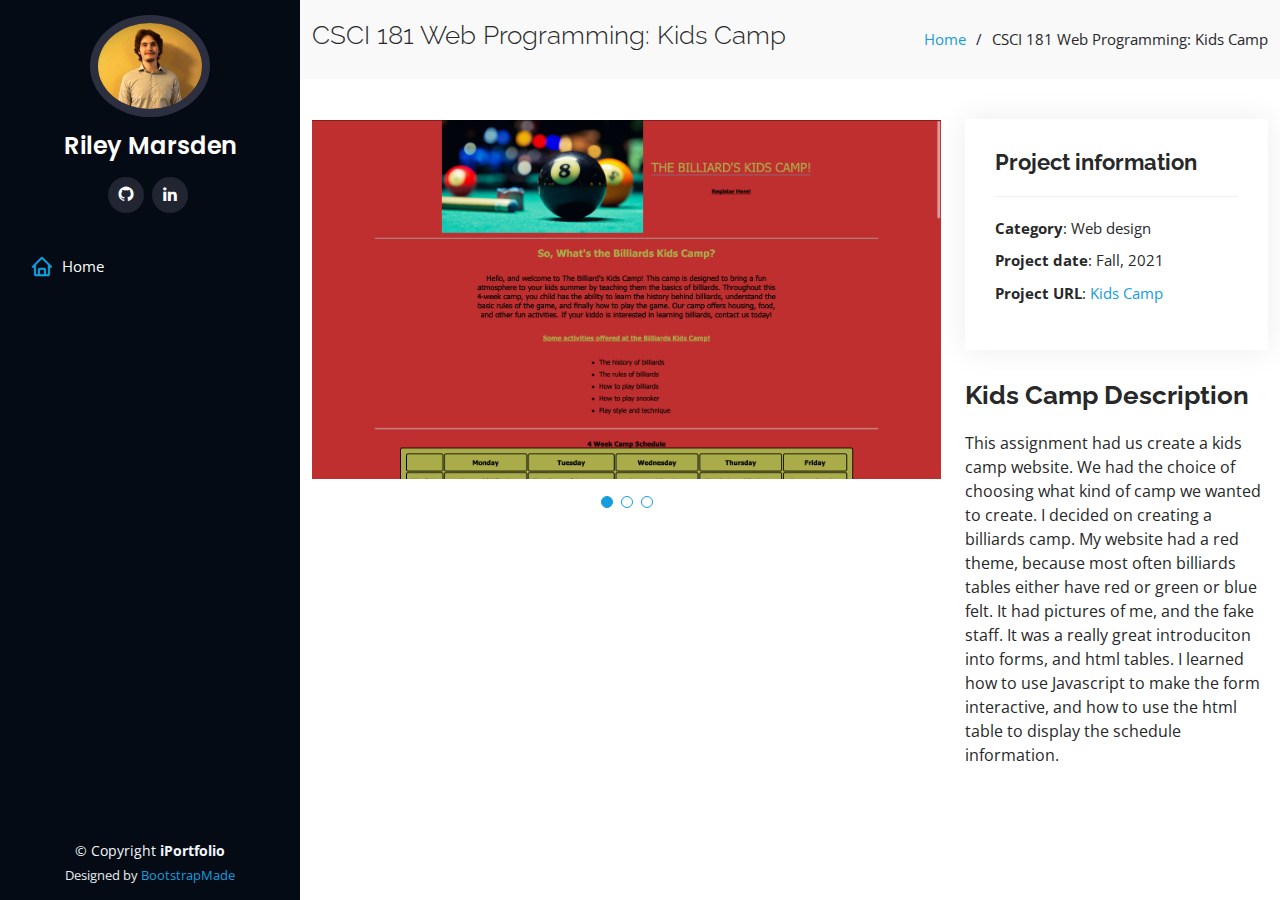
<file: PortfolioDetails/portfolio-details2.html>
<!DOCTYPE html>
<html lang="en">

<head>
  <meta charset="utf-8">
  <meta content="width=device-width, initial-scale=1.0" name="viewport">

  <title>Portfolio Details Kids Camp- Riley Marsden</title>
  <meta content="" name="description">
  <meta content="" name="keywords">

  <!-- Favicons -->
  <link href="../assets/img/favicon.png" rel="icon">
  <link href="../assets/img/apple-touch-icon.png" rel="apple-touch-icon">

  <!-- Google Fonts -->
  <link href="https://fonts.googleapis.com/css?family=Open+Sans:300,300i,400,400i,600,600i,700,700i|Raleway:300,300i,400,400i,500,500i,600,600i,700,700i|Poppins:300,300i,400,400i,500,500i,600,600i,700,700i" rel="stylesheet">

  <!-- Vendor CSS Files -->
  <link href="../assets/vendor/aos/aos.css" rel="stylesheet">
  <link href="../assets/vendor/bootstrap/css/bootstrap.min.css" rel="stylesheet">
  <link href="../assets/vendor/bootstrap-icons/bootstrap-icons.css" rel="stylesheet">
  <link href="../assets/vendor/boxicons/css/boxicons.min.css" rel="stylesheet">
  <link href="../assets/vendor/glightbox/css/glightbox.min.css" rel="stylesheet">
  <link href="../assets/vendor/swiper/swiper-bundle.min.css" rel="stylesheet">

  <!-- Template Main CSS File -->
  <link href="../assets/css/style.css" rel="stylesheet">

  <!-- =======================================================
  * Template Name: iPortfolio - v3.7.0
  * Template URL: https://bootstrapmade.com/iportfolio-bootstrap-portfolio-websites-template/
  * Author: BootstrapMade.com
  * License: https://bootstrapmade.com/license/
  ======================================================== -->
</head>

<body>

  <!-- ======= Mobile nav toggle button ======= -->
  <i class="bi bi-list mobile-nav-toggle d-xl-none"></i>

  <!-- ======= Header ======= -->
  <header id="header">
    <div class="d-flex flex-column">

      <div class="profile">
        <img src="../assets/img/profile.jpg" alt="Profile pic" class="img-fluid rounded-circle">
        <h1 class="text-light"><a href="../index.html">Riley Marsden</a></h1>
        <div class="social-links mt-3 text-center">
          <a href="https://github.com/Rileyj-m" class="github"><i class="bx bxl-github"></i></a>
          <a href="https://www.linkedin.com/in/rileymarsden/" class="linkedin"><i class="bx bxl-linkedin"></i></a>
        </div>
      </div>

      <nav id="navbar" class="nav-menu navbar">
        <ul>
          <li><a href="../index.html" class="nav-link scrollto active"><i class="bx bx-home"></i> <span>Home</span></a></li>
        </ul>
      </nav><!-- .nav-menu -->
    </div>
  </header><!-- End Header -->

  <main id="main">

    <!-- ======= Breadcrumbs ======= -->
    <section id="breadcrumbs" class="breadcrumbs">
      <div class="container">

        <div class="d-flex justify-content-between align-items-center">
          <h2>CSCI 181 Web Programming: Kids Camp</h2>
          <ol>
            <li><a href="../index.html">Home</a></li>
            <li>CSCI 181 Web Programming: Kids Camp</li>
          </ol>
        </div>

      </div>
    </section><!-- End Breadcrumbs -->

    <!-- ======= Portfolio Details Section ======= -->
    <section id="portfolio-details" class="portfolio-details">
      <div class="container">

        <div class="row gy-4">

          <div class="col-lg-8">
            <div class="portfolio-details-slider swiper">
              <div class="swiper-wrapper align-items-center">

                <div class="swiper-slide">
                  <img src="../assets/img/portfolio/KidsCamp1.png" alt="Homepage">
                </div>

                <div class="swiper-slide">
                  <img src="../assets/img/portfolio/kidscamp2.png" alt="Homepage 2">
                </div>

                <div class="swiper-slide">
                  <img src="../assets/img/portfolio/kidscamp3.png" alt="Registration Page">
                </div>

              </div>
              <div class="swiper-pagination"></div>
            </div>
          </div>

          <div class="col-lg-4">
            <div class="portfolio-info">
              <h3>Project information</h3>
              <ul>
                <li><strong>Category</strong>: Web design</li>
                <li><strong>Project date</strong>: Fall, 2021</li>
                <li><strong>Project URL</strong>: <a href="http://students.cs.umt.edu/~rm118500/KidsCamp/" target="_blank">Kids Camp</a></li>
              </ul>
            </div>
            <div class="portfolio-description">
              <h2>Kids Camp Description</h2>
              <p>
                This assignment had us create a kids camp website. We had the choice of choosing what kind of camp we wanted to create. I decided on creating a billiards camp. My website had a red theme,
                because most often billiards tables either have red or green or blue felt. It had pictures of me, and the fake staff. It was a really great introduciton into forms, and html tables. I learned 
                how to use Javascript to make the form interactive, and how to use the html table to display the schedule information.
              </p>
            </div>
          </div>

        </div>

      </div>
    </section><!-- End Portfolio Details Section -->

  </main><!-- End #main -->

  <!-- ======= Footer ======= -->
  <footer id="footer">
    <div class="container">
      <div class="copyright">
        &copy; Copyright <strong><span>iPortfolio</span></strong>
      </div>
      <div class="credits">
        <!-- All the links in the footer should remain intact. -->
        <!-- You can delete the links only if you purchased the pro version. -->
        <!-- Licensing information: https://bootstrapmade.com/license/ -->
        <!-- Purchase the pro version with working PHP/AJAX contact form: https://bootstrapmade.com/iportfolio-bootstrap-portfolio-websites-template/ -->
        Designed by <a href="https://bootstrapmade.com/">BootstrapMade</a>
      </div>
    </div>
  </footer><!-- End  Footer -->

  <a href="#" class="back-to-top d-flex align-items-center justify-content-center"><i class="bi bi-arrow-up-short"></i></a>

  <!-- Vendor JS Files -->
  <script src="../assets/vendor/purecounter/purecounter.js"></script>
  <script src="../assets/vendor/aos/aos.js"></script>
  <script src="../assets/vendor/bootstrap/js/bootstrap.bundle.min.js"></script>
  <script src="../assets/vendor/glightbox/js/glightbox.min.js"></script>
  <script src="../assets/vendor/isotope-layout/isotope.pkgd.min.js"></script>
  <script src="../assets/vendor/swiper/swiper-bundle.min.js"></script>
  <script src="../assets/vendor/typed.js/typed.min.js"></script>
  <script src="../assets/vendor/waypoints/noframework.waypoints.js"></script>
  <script src="../assets/vendor/php-email-form/validate.js"></script>

  <!-- Template Main JS File -->
  <script src="../assets/js/main.js"></script>

</body>

</html>
</file>
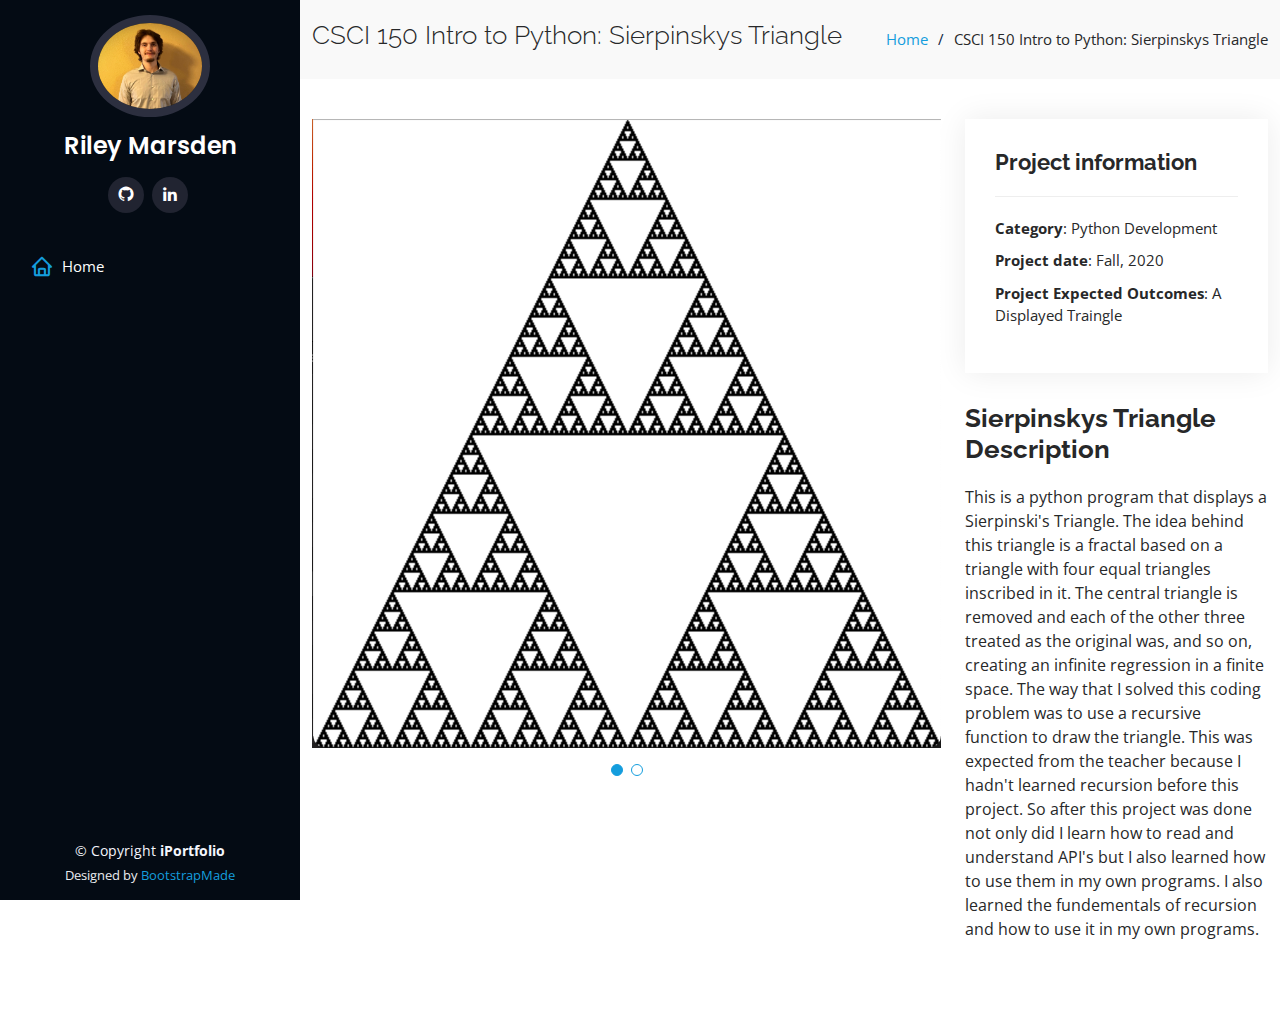
<file: PortfolioDetails/portfolio-details3.html>
<!DOCTYPE html>
<html lang="en">

<head>
  <meta charset="utf-8">
  <meta content="width=device-width, initial-scale=1.0" name="viewport">

  <title>Portfolio Details Sier- Riley Marsden</title>
  <meta content="" name="description">
  <meta content="" name="keywords">

  <!-- Favicons -->
  <link href="../assets/img/favicon.png" rel="icon">
  <link href="../assets/img/apple-touch-icon.png" rel="apple-touch-icon">

  <!-- Google Fonts -->
  <link href="https://fonts.googleapis.com/css?family=Open+Sans:300,300i,400,400i,600,600i,700,700i|Raleway:300,300i,400,400i,500,500i,600,600i,700,700i|Poppins:300,300i,400,400i,500,500i,600,600i,700,700i" rel="stylesheet">

  <!-- Vendor CSS Files -->
  <link href="../assets/vendor/aos/aos.css" rel="stylesheet">
  <link href="../assets/vendor/bootstrap/css/bootstrap.min.css" rel="stylesheet">
  <link href="../assets/vendor/bootstrap-icons/bootstrap-icons.css" rel="stylesheet">
  <link href="../assets/vendor/boxicons/css/boxicons.min.css" rel="stylesheet">
  <link href="../assets/vendor/glightbox/css/glightbox.min.css" rel="stylesheet">
  <link href="../assets/vendor/swiper/swiper-bundle.min.css" rel="stylesheet">

  <!-- Template Main CSS File -->
  <link href="../assets/css/style.css" rel="stylesheet">

  <!-- =======================================================
  * Template Name: iPortfolio - v3.7.0
  * Template URL: https://bootstrapmade.com/iportfolio-bootstrap-portfolio-websites-template/
  * Author: BootstrapMade.com
  * License: https://bootstrapmade.com/license/
  ======================================================== -->
</head>

<body>

  <!-- ======= Mobile nav toggle button ======= -->
  <i class="bi bi-list mobile-nav-toggle d-xl-none"></i>

  <!-- ======= Header ======= -->
  <header id="header">
    <div class="d-flex flex-column">

      <div class="profile">
        <img src="../assets/img/profile.jpg" alt="Profile Pic" class="img-fluid rounded-circle">
        <h1 class="text-light"><a href="../index.html">Riley Marsden</a></h1>
        <div class="social-links mt-3 text-center">
          <a href="https://github.com/Rileyj-m" class="github"><i class="bx bxl-github"></i></a>
          <a href="https://www.linkedin.com/in/rileymarsden/" class="linkedin"><i class="bx bxl-linkedin"></i></a>
        </div>
      </div>

      <nav id="navbar" class="nav-menu navbar">
        <ul>
          <li><a href="../index.html" class="nav-link scrollto active"><i class="bx bx-home"></i> <span>Home</span></a></li>
        </ul>
      </nav><!-- .nav-menu -->
    </div>
  </header><!-- End Header -->

  <main id="main">

    <!-- ======= Breadcrumbs ======= -->
    <section id="breadcrumbs" class="breadcrumbs">
      <div class="container">

        <div class="d-flex justify-content-between align-items-center">
          <h2>CSCI 150 Intro to Python: Sierpinskys Triangle</h2>
          <ol>
            <li><a href="../index.html">Home</a></li>
            <li>CSCI 150 Intro to Python: Sierpinskys Triangle</li>
          </ol>
        </div>

      </div>
    </section><!-- End Breadcrumbs -->

    <!-- ======= Portfolio Details Section ======= -->
    <section id="portfolio-details" class="portfolio-details">
      <div class="container">

        <div class="row gy-4">

          <div class="col-lg-8">
            <div class="portfolio-details-slider swiper">
              <div class="swiper-wrapper align-items-center">

                <div class="swiper-slide">
                  <img src="../assets/img/portfolio/sier1.png" alt="Triangle">
                </div>

                <div class="swiper-slide">
                  <img src="../assets/img/portfolio/sier2.png" alt="Code Example">
                </div>

              </div>
              <div class="swiper-pagination"></div>
            </div>
          </div>

          <div class="col-lg-4">
            <div class="portfolio-info">
              <h3>Project information</h3>
              <ul>
                <li><strong>Category</strong>: Python Development</li>
                <li><strong>Project date</strong>: Fall, 2020</li>
                <li><strong>Project Expected Outcomes</strong>: A Displayed Traingle</li>
              </ul>
            </div>
            <div class="portfolio-description">
              <h2>Sierpinskys Triangle Description</h2>
              <p>
                This is a python program that displays a Sierpinski's Triangle. The idea behind this triangle is a fractal based on a triangle with four equal triangles inscribed in it. 
                The central triangle is removed and each of the other three treated as the original was, and so on, creating an infinite regression in a finite space. The way that I solved this
                coding problem was to use a recursive function to draw the triangle. This was expected from the teacher because I hadn't learned recursion before this project. So after this project was 
                done not only did I learn how to read and understand API's but I also learned how to use them in my own programs. I also learned the fundementals of recursion and how to use it in my own programs.
              </p>
            </div>
          </div>

        </div>

      </div>
    </section><!-- End Portfolio Details Section -->

  </main><!-- End #main -->

  <!-- ======= Footer ======= -->
  <footer id="footer">
    <div class="container">
      <div class="copyright">
        &copy; Copyright <strong><span>iPortfolio</span></strong>
      </div>
      <div class="credits">
        <!-- All the links in the footer should remain intact. -->
        <!-- You can delete the links only if you purchased the pro version. -->
        <!-- Licensing information: https://bootstrapmade.com/license/ -->
        <!-- Purchase the pro version with working PHP/AJAX contact form: https://bootstrapmade.com/iportfolio-bootstrap-portfolio-websites-template/ -->
        Designed by <a href="https://bootstrapmade.com/">BootstrapMade</a>
      </div>
    </div>
  </footer><!-- End  Footer -->

  <a href="#" class="back-to-top d-flex align-items-center justify-content-center"><i class="bi bi-arrow-up-short"></i></a>

  <!-- Vendor JS Files -->
  <script src="../assets/vendor/purecounter/purecounter.js"></script>
  <script src="../assets/vendor/aos/aos.js"></script>
  <script src="../assets/vendor/bootstrap/js/bootstrap.bundle.min.js"></script>
  <script src="../assets/vendor/glightbox/js/glightbox.min.js"></script>
  <script src="../assets/vendor/isotope-layout/isotope.pkgd.min.js"></script>
  <script src="../assets/vendor/swiper/swiper-bundle.min.js"></script>
  <script src="../assets/vendor/typed.js/typed.min.js"></script>
  <script src="../assets/vendor/waypoints/noframework.waypoints.js"></script>
  <script src="../assets/vendor/php-email-form/validate.js"></script>

  <!-- Template Main JS File -->
  <script src="../assets/js/main.js"></script>

</body>

</html>
</file>
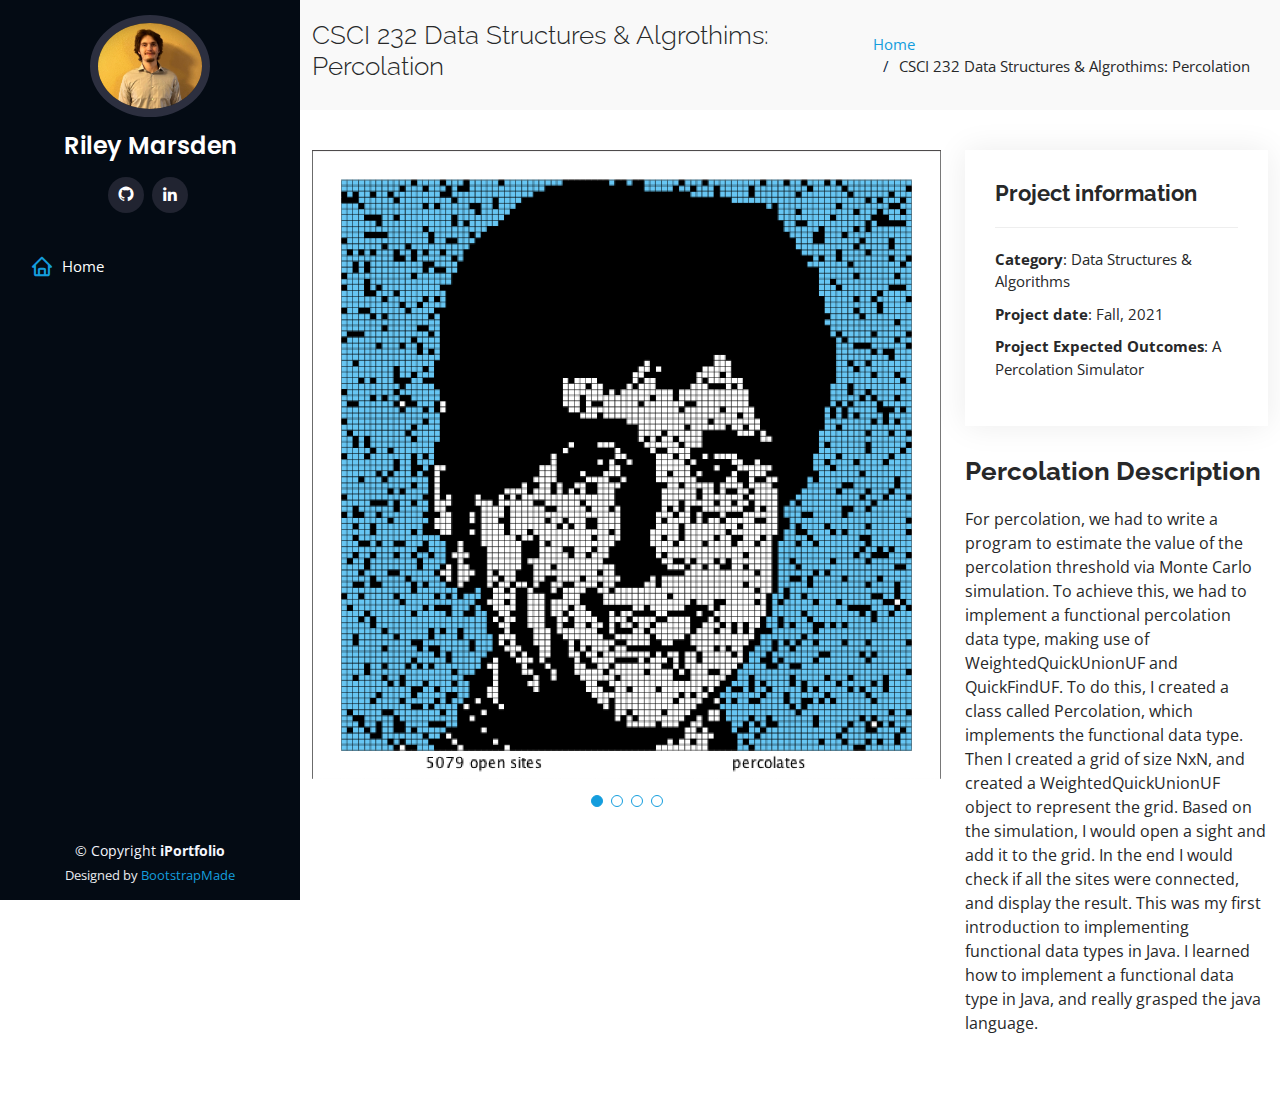
<file: PortfolioDetails/portfolio-details4.html>
<!DOCTYPE html>
<html lang="en">

<head>
  <meta charset="utf-8">
  <meta content="width=device-width, initial-scale=1.0" name="viewport">

  <title>Portfolio Details Percolation- Riley Marsden</title>
  <meta content="" name="description">
  <meta content="" name="keywords">

  <!-- Favicons -->
  <link href="../assets/img/favicon.png" rel="icon">
  <link href="../assets/img/apple-touch-icon.png" rel="apple-touch-icon">

  <!-- Google Fonts -->
  <link href="https://fonts.googleapis.com/css?family=Open+Sans:300,300i,400,400i,600,600i,700,700i|Raleway:300,300i,400,400i,500,500i,600,600i,700,700i|Poppins:300,300i,400,400i,500,500i,600,600i,700,700i" rel="stylesheet">

  <!-- Vendor CSS Files -->
  <link href="../assets/vendor/aos/aos.css" rel="stylesheet">
  <link href="../assets/vendor/bootstrap/css/bootstrap.min.css" rel="stylesheet">
  <link href="../assets/vendor/bootstrap-icons/bootstrap-icons.css" rel="stylesheet">
  <link href="../assets/vendor/boxicons/css/boxicons.min.css" rel="stylesheet">
  <link href="../assets/vendor/glightbox/css/glightbox.min.css" rel="stylesheet">
  <link href="../assets/vendor/swiper/swiper-bundle.min.css" rel="stylesheet">

  <!-- Template Main CSS File -->
  <link href="../assets/css/style.css" rel="stylesheet">

  <!-- =======================================================
  * Template Name: iPortfolio - v3.7.0
  * Template URL: https://bootstrapmade.com/iportfolio-bootstrap-portfolio-websites-template/
  * Author: BootstrapMade.com
  * License: https://bootstrapmade.com/license/
  ======================================================== -->
</head>

<body>

  <!-- ======= Mobile nav toggle button ======= -->
  <i class="bi bi-list mobile-nav-toggle d-xl-none"></i>

  <!-- ======= Header ======= -->
  <header id="header">
    <div class="d-flex flex-column">

      <div class="profile">
        <img src="../assets/img/profile.jpg" alt="profile pic" class="img-fluid rounded-circle">
        <h1 class="text-light"><a href="../index.html">Riley Marsden</a></h1>
        <div class="social-links mt-3 text-center">
          <a href="https://github.com/Rileyj-m" class="github"><i class="bx bxl-github"></i></a>
          <a href="https://www.linkedin.com/in/rileymarsden/" class="linkedin"><i class="bx bxl-linkedin"></i></a>
        </div>
      </div>

      <nav id="navbar" class="nav-menu navbar">
        <ul>
          <li><a href="../index.html" class="nav-link scrollto active"><i class="bx bx-home"></i> <span>Home</span></a></li>
        </ul>
      </nav><!-- .nav-menu -->
    </div>
  </header><!-- End Header -->

  <main id="main">

    <!-- ======= Breadcrumbs ======= -->
    <section id="breadcrumbs" class="breadcrumbs">
      <div class="container">

        <div class="d-flex justify-content-between align-items-center">
          <h2>CSCI 232 Data Structures & Algrothims: Percolation</h2>
          <ol>
            <li><a href="../index.html">Home</a></li>
            <li>CSCI 232 Data Structures & Algrothims: Percolation</li>
          </ol>
        </div>

      </div>
    </section><!-- End Breadcrumbs -->

    <!-- ======= Portfolio Details Section ======= -->
    <section id="portfolio-details" class="portfolio-details">
      <div class="container">

        <div class="row gy-4">

          <div class="col-lg-8">
            <div class="portfolio-details-slider swiper">
              <div class="swiper-wrapper align-items-center">

                <div class="swiper-slide">
                  <img src="../assets/img/portfolio/Percolation1.png" alt="Face">
                </div>

                <div class="swiper-slide">
                  <img src="../assets/img/portfolio/Percolation2.png" alt="Mouse">
                </div>

                <div class="swiper-slide">
                  <img src="../assets/img/portfolio/Percolation3.png" alt="Grid">
                </div>

                <div class="swiper-slide">
                    <img src="../assets/img/portfolio/Percolation4.png" alt="Code Example">
                  </div>

              </div>
              <div class="swiper-pagination"></div>
            </div>
          </div>

          <div class="col-lg-4">
            <div class="portfolio-info">
              <h3>Project information</h3>
              <ul>
                <li><strong>Category</strong>: Data Structures & Algorithms</li>
                <li><strong>Project date</strong>: Fall, 2021</li>
                <li><strong>Project Expected Outcomes</strong>: A Percolation Simulator</li>
              </ul>
            </div>
            <div class="portfolio-description">
              <h2>Percolation Description</h2>
              <p>
                For percolation, we had to write a program to estimate the value of the percolation threshold via Monte Carlo simulation.  
                To achieve this, we had to implement a functional percolation data type, making use of WeightedQuickUnionUF and QuickFindUF.
                To do this, I created a class called Percolation, which implements the functional data type. Then I created a grid of size NxN,
                and created a WeightedQuickUnionUF object to represent the grid. Based on the simulation, I would open a sight and add it 
                to the grid. In the end I would check if all the sites were connected, and display the result. This was my first introduction to
                implementing functional data types in Java. I learned how to implement a functional data type in Java, and really grasped the java language.
              </p>
            </div>
          </div>

        </div>

      </div>
    </section><!-- End Portfolio Details Section -->

  </main><!-- End #main -->

  <!-- ======= Footer ======= -->
  <footer id="footer">
    <div class="container">
      <div class="copyright">
        &copy; Copyright <strong><span>iPortfolio</span></strong>
      </div>
      <div class="credits">
        <!-- All the links in the footer should remain intact. -->
        <!-- You can delete the links only if you purchased the pro version. -->
        <!-- Licensing information: https://bootstrapmade.com/license/ -->
        <!-- Purchase the pro version with working PHP/AJAX contact form: https://bootstrapmade.com/iportfolio-bootstrap-portfolio-websites-template/ -->
        Designed by <a href="https://bootstrapmade.com/">BootstrapMade</a>
      </div>
    </div>
  </footer><!-- End  Footer -->

  <a href="#" class="back-to-top d-flex align-items-center justify-content-center"><i class="bi bi-arrow-up-short"></i></a>

  <!-- Vendor JS Files -->
  <script src="../assets/vendor/purecounter/purecounter.js"></script>
  <script src="../assets/vendor/aos/aos.js"></script>
  <script src="../assets/vendor/bootstrap/js/bootstrap.bundle.min.js"></script>
  <script src="../assets/vendor/glightbox/js/glightbox.min.js"></script>
  <script src="../assets/vendor/isotope-layout/isotope.pkgd.min.js"></script>
  <script src="../assets/vendor/swiper/swiper-bundle.min.js"></script>
  <script src="../assets/vendor/typed.js/typed.min.js"></script>
  <script src="../assets/vendor/waypoints/noframework.waypoints.js"></script>
  <script src="../assets/vendor/php-email-form/validate.js"></script>

  <!-- Template Main JS File -->
  <script src="../assets/js/main.js"></script>

</body>

</html>
</file>
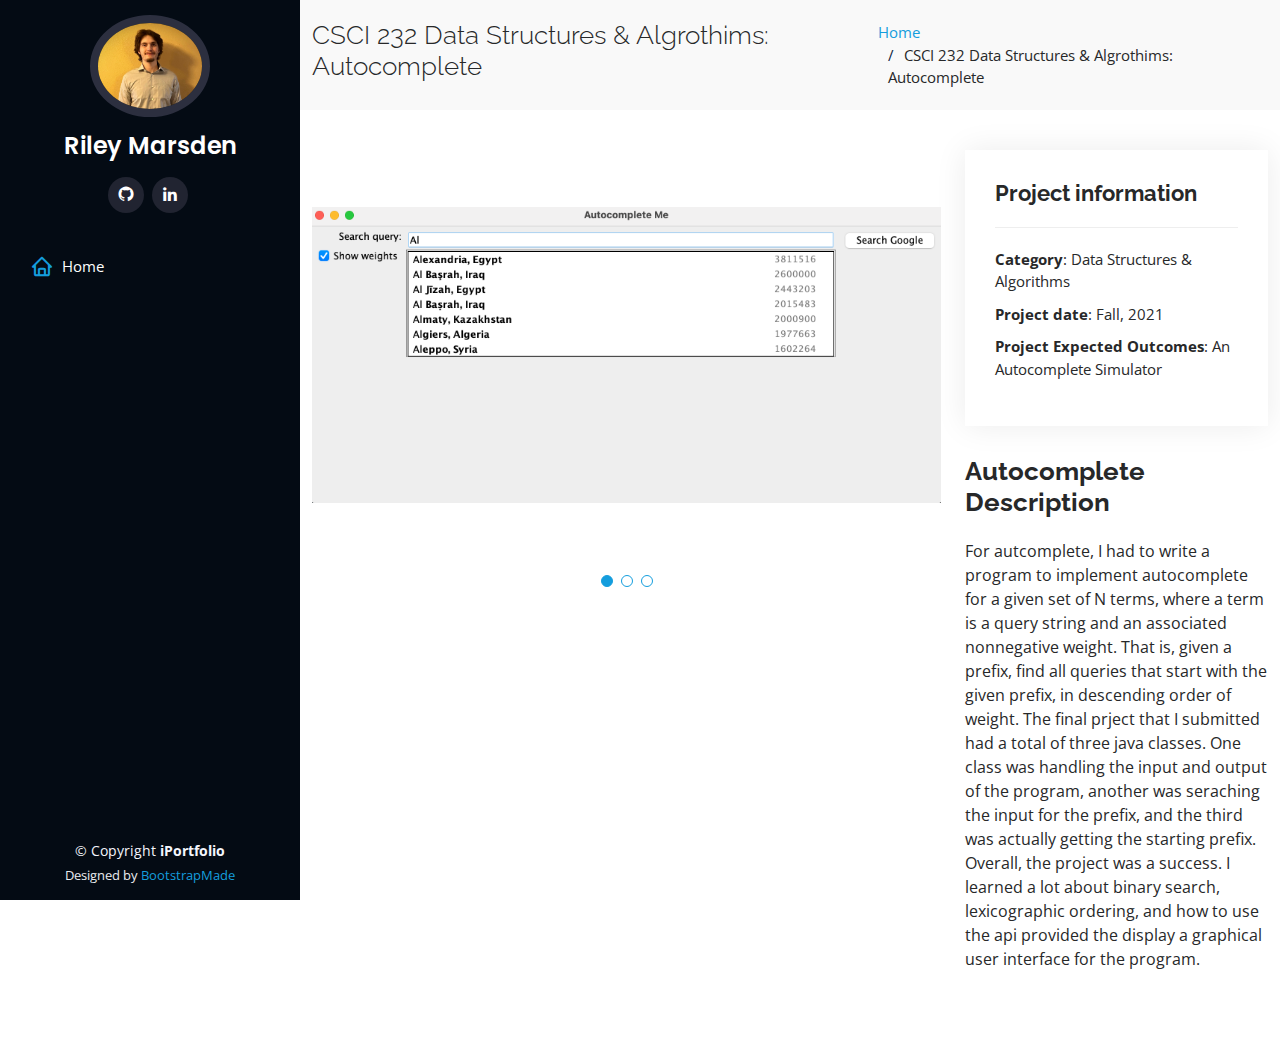
<file: PortfolioDetails/portfolio-details5.html>
<!DOCTYPE html>
<html lang="en">

<head>
  <meta charset="utf-8">
  <meta content="width=device-width, initial-scale=1.0" name="viewport">

  <title>Portfolio Details Autocomplete- Riley Marsden</title>
  <meta content="" name="description">
  <meta content="" name="keywords">

  <!-- Favicons -->
  <link href="../assets/img/favicon.png" rel="icon">
  <link href="../assets/img/apple-touch-icon.png" rel="apple-touch-icon">

  <!-- Google Fonts -->
  <link href="https://fonts.googleapis.com/css?family=Open+Sans:300,300i,400,400i,600,600i,700,700i|Raleway:300,300i,400,400i,500,500i,600,600i,700,700i|Poppins:300,300i,400,400i,500,500i,600,600i,700,700i" rel="stylesheet">

  <!-- Vendor CSS Files -->
  <link href="../assets/vendor/aos/aos.css" rel="stylesheet">
  <link href="../assets/vendor/bootstrap/css/bootstrap.min.css" rel="stylesheet">
  <link href="../assets/vendor/bootstrap-icons/bootstrap-icons.css" rel="stylesheet">
  <link href="../assets/vendor/boxicons/css/boxicons.min.css" rel="stylesheet">
  <link href="../assets/vendor/glightbox/css/glightbox.min.css" rel="stylesheet">
  <link href="../assets/vendor/swiper/swiper-bundle.min.css" rel="stylesheet">

  <!-- Template Main CSS File -->
  <link href="../assets/css/style.css" rel="stylesheet">

  <!-- =======================================================
  * Template Name: iPortfolio - v3.7.0
  * Template URL: https://bootstrapmade.com/iportfolio-bootstrap-portfolio-websites-template/
  * Author: BootstrapMade.com
  * License: https://bootstrapmade.com/license/
  ======================================================== -->
</head>

<body>

  <!-- ======= Mobile nav toggle button ======= -->
  <i class="bi bi-list mobile-nav-toggle d-xl-none"></i>

  <!-- ======= Header ======= -->
  <header id="header">
    <div class="d-flex flex-column">

      <div class="profile">
        <img src="../assets/img/profile.jpg" alt="profile pic" class="img-fluid rounded-circle">
        <h1 class="text-light"><a href="../index.html">Riley Marsden</a></h1>
        <div class="social-links mt-3 text-center">
          <a href="https://github.com/Rileyj-m" class="github"><i class="bx bxl-github"></i></a>
          <a href="https://www.linkedin.com/in/rileymarsden/" class="linkedin"><i class="bx bxl-linkedin"></i></a>
        </div>
      </div>

      <nav id="navbar" class="nav-menu navbar">
        <ul>
          <li><a href="../index.html" class="nav-link scrollto active"><i class="bx bx-home"></i> <span>Home</span></a></li>
        </ul>
      </nav><!-- .nav-menu -->
    </div>
  </header><!-- End Header -->

  <main id="main">

    <!-- ======= Breadcrumbs ======= -->
    <section id="breadcrumbs" class="breadcrumbs">
      <div class="container">

        <div class="d-flex justify-content-between align-items-center">
          <h2>CSCI 232 Data Structures & Algrothims: Autocomplete</h2>
          <ol>
            <li><a href="../index.html">Home</a></li>
            <li>CSCI 232 Data Structures & Algrothims: Autocomplete</li>
          </ol>
        </div>

      </div>
    </section><!-- End Breadcrumbs -->

    <!-- ======= Portfolio Details Section ======= -->
    <section id="portfolio-details" class="portfolio-details">
      <div class="container">

        <div class="row gy-4">

          <div class="col-lg-8">
            <div class="portfolio-details-slider swiper">
              <div class="swiper-wrapper align-items-center">

                <div class="swiper-slide">
                  <img src="../assets/img/portfolio/autocomplete1.png" alt="AutoComplete GUI">
                </div>

                <div class="swiper-slide">
                  <img src="../assets/img/portfolio/autocomplete2.png" alt="AutoComplete Code">
                </div>

                <div class="swiper-slide">
                  <img src="../assets/img/portfolio/autcomplete3.png" alt="AutoComplete Code">
                </div>

              </div>
              <div class="swiper-pagination"></div>
            </div>
          </div>

          <div class="col-lg-4">
            <div class="portfolio-info">
              <h3>Project information</h3>
              <ul>
                <li><strong>Category</strong>: Data Structures & Algorithms</li>
                <li><strong>Project date</strong>: Fall, 2021</li>
                <li><strong>Project Expected Outcomes</strong>: An Autocomplete Simulator</li>
              </ul>
            </div>
            <div class="portfolio-description">
              <h2>Autocomplete Description</h2>
              <p>
                For autcomplete, I had to write a program to implement autocomplete for a given set of N terms, where a term is a query string and an associated nonnegative weight. 
                That is, given a prefix, find all queries that start with the given prefix, in descending order of weight. The final prject that I submitted had a total 
                of three java classes. One class was handling the input and output of the program, another was seraching the input for the prefix, and the third was actually
                getting the starting prefix. Overall, the project was a success. I learned a lot about binary search, lexicographic ordering, and how to use the api provided
                the display a graphical user interface for the program.
              </p>
            </div>
          </div>

        </div>

      </div>
    </section><!-- End Portfolio Details Section -->

  </main><!-- End #main -->

  <!-- ======= Footer ======= -->
  <footer id="footer">
    <div class="container">
      <div class="copyright">
        &copy; Copyright <strong><span>iPortfolio</span></strong>
      </div>
      <div class="credits">
        <!-- All the links in the footer should remain intact. -->
        <!-- You can delete the links only if you purchased the pro version. -->
        <!-- Licensing information: https://bootstrapmade.com/license/ -->
        <!-- Purchase the pro version with working PHP/AJAX contact form: https://bootstrapmade.com/iportfolio-bootstrap-portfolio-websites-template/ -->
        Designed by <a href="https://bootstrapmade.com/">BootstrapMade</a>
      </div>
    </div>
  </footer><!-- End  Footer -->

  <a href="#" class="back-to-top d-flex align-items-center justify-content-center"><i class="bi bi-arrow-up-short"></i></a>

  <!-- Vendor JS Files -->
  <script src="../assets/vendor/purecounter/purecounter.js"></script>
  <script src="../assets/vendor/aos/aos.js"></script>
  <script src="../assets/vendor/bootstrap/js/bootstrap.bundle.min.js"></script>
  <script src="../assets/vendor/glightbox/js/glightbox.min.js"></script>
  <script src="../assets/vendor/isotope-layout/isotope.pkgd.min.js"></script>
  <script src="../assets/vendor/swiper/swiper-bundle.min.js"></script>
  <script src="../assets/vendor/typed.js/typed.min.js"></script>
  <script src="../assets/vendor/waypoints/noframework.waypoints.js"></script>
  <script src="../assets/vendor/php-email-form/validate.js"></script>

  <!-- Template Main JS File -->
  <script src="../assets/js/main.js"></script>

</body>

</html>
</file>
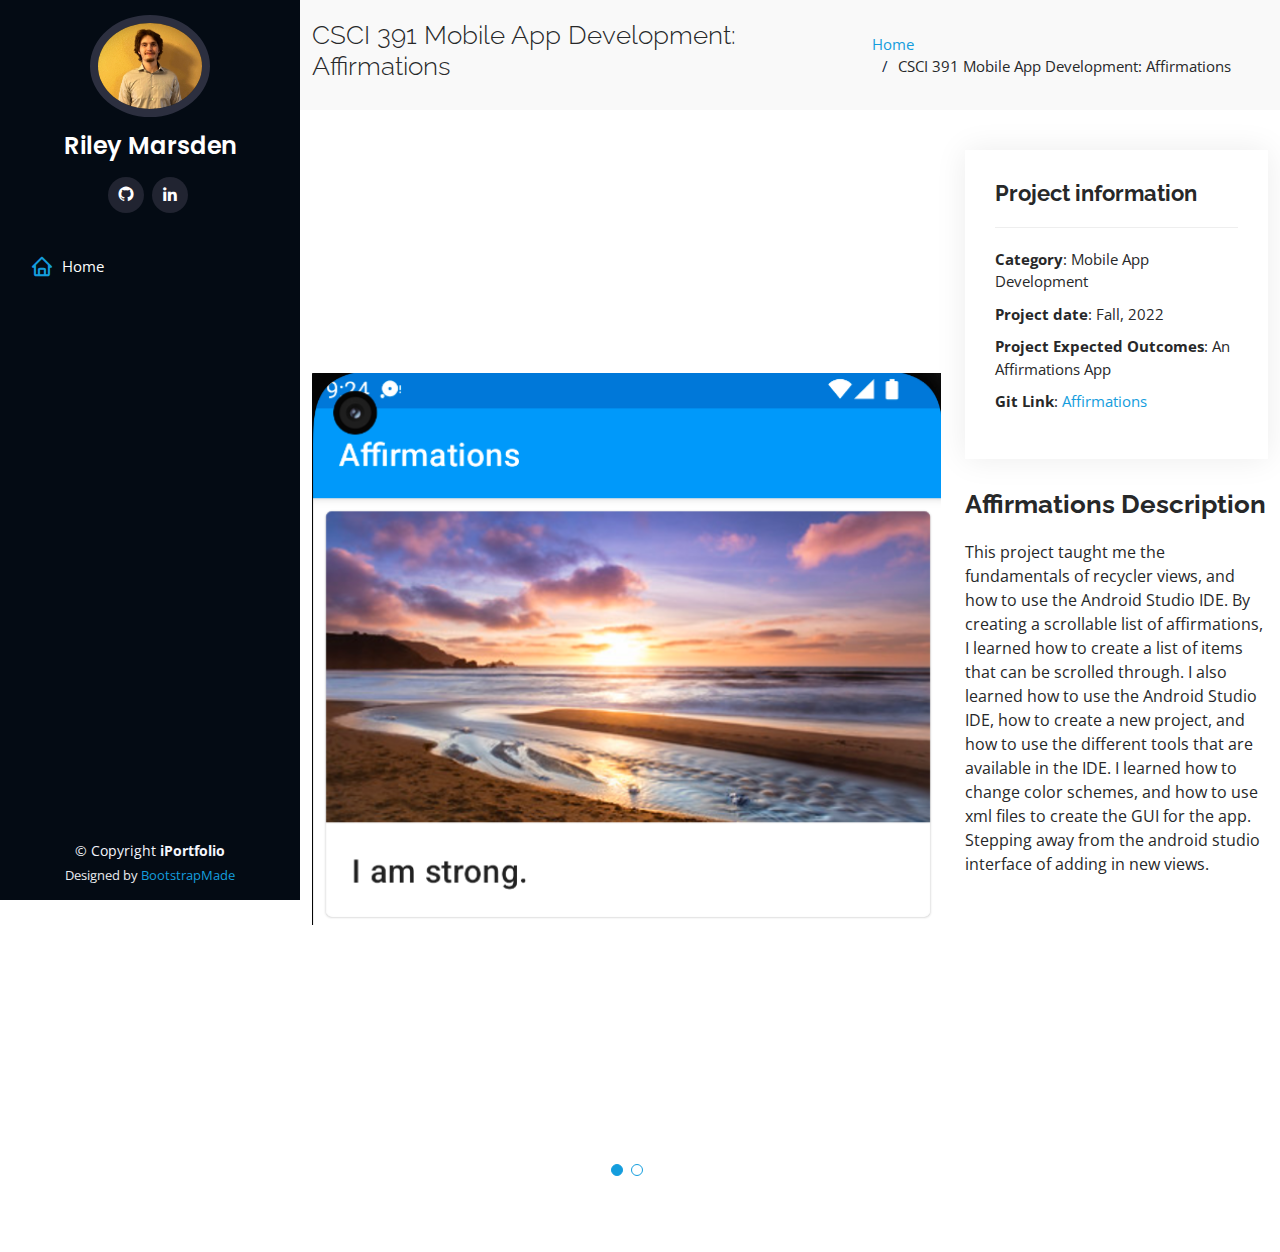
<file: PortfolioDetails/portfolio-details6.html>
<!DOCTYPE html>
<html lang="en">

<head>
  <meta charset="utf-8">
  <meta content="width=device-width, initial-scale=1.0" name="viewport">

  <title>Portfolio Details Affirmations- Riley Marsden</title>
  <meta content="" name="description">
  <meta content="" name="keywords">

  <!-- Favicons -->
  <link href="../assets/img/favicon.png" rel="icon">
  <link href="../assets/img/apple-touch-icon.png" rel="apple-touch-icon">

  <!-- Google Fonts -->
  <link href="https://fonts.googleapis.com/css?family=Open+Sans:300,300i,400,400i,600,600i,700,700i|Raleway:300,300i,400,400i,500,500i,600,600i,700,700i|Poppins:300,300i,400,400i,500,500i,600,600i,700,700i" rel="stylesheet">

  <!-- Vendor CSS Files -->
  <link href="../assets/vendor/aos/aos.css" rel="stylesheet">
  <link href="../assets/vendor/bootstrap/css/bootstrap.min.css" rel="stylesheet">
  <link href="../assets/vendor/bootstrap-icons/bootstrap-icons.css" rel="stylesheet">
  <link href="../assets/vendor/boxicons/css/boxicons.min.css" rel="stylesheet">
  <link href="../assets/vendor/glightbox/css/glightbox.min.css" rel="stylesheet">
  <link href="../assets/vendor/swiper/swiper-bundle.min.css" rel="stylesheet">

  <!-- Template Main CSS File -->
  <link href="../assets/css/style.css" rel="stylesheet">

  <!-- =======================================================
  * Template Name: iPortfolio - v3.7.0
  * Template URL: https://bootstrapmade.com/iportfolio-bootstrap-portfolio-websites-template/
  * Author: BootstrapMade.com
  * License: https://bootstrapmade.com/license/
  ======================================================== -->
</head>

<body>

  <!-- ======= Mobile nav toggle button ======= -->
  <i class="bi bi-list mobile-nav-toggle d-xl-none"></i>

  <!-- ======= Header ======= -->
  <header id="header">
    <div class="d-flex flex-column">

      <div class="profile">
        <img src="../assets/img/profile.jpg" alt="profile pic" class="img-fluid rounded-circle">
        <h1 class="text-light"><a href="../index.html">Riley Marsden</a></h1>
        <div class="social-links mt-3 text-center">
          <a href="https://github.com/Rileyj-m" class="github"><i class="bx bxl-github"></i></a>
          <a href="https://www.linkedin.com/in/rileymarsden/" class="linkedin"><i class="bx bxl-linkedin"></i></a>
        </div>
      </div>

      <nav id="navbar" class="nav-menu navbar">
        <ul>
          <li><a href="../index.html" class="nav-link scrollto active"><i class="bx bx-home"></i> <span>Home</span></a></li>
        </ul>
      </nav><!-- .nav-menu -->
    </div>
  </header><!-- End Header -->

  <main id="main">

    <!-- ======= Breadcrumbs ======= -->
    <section id="breadcrumbs" class="breadcrumbs">
      <div class="container">

        <div class="d-flex justify-content-between align-items-center">
          <h2>CSCI 391 Mobile App Development: Affirmations</h2>
          <ol>
            <li><a href="../index.html">Home</a></li>
            <li>CSCI 391 Mobile App Development: Affirmations</li>
          </ol>
        </div>

      </div>
    </section><!-- End Breadcrumbs -->

    <!-- ======= Portfolio Details Section ======= -->
    <section id="portfolio-details" class="portfolio-details">
      <div class="container">

        <div class="row gy-4">

          <div class="col-lg-8">
            <div class="portfolio-details-slider swiper">
              <div class="swiper-wrapper align-items-center">

                <div class="swiper-slide">
                  <img src="../assets/img/portfolio/Affirmations.png" alt="Affirmations">
                </div>

                <div class="swiper-slide">
                  <img src="../assets/img/portfolio/Affirmations2.png" alt="Affirmations">
                </div>

              </div>
              <div class="swiper-pagination"></div>
            </div>
          </div>

          <div class="col-lg-4">
            <div class="portfolio-info">
              <h3>Project information</h3>
              <ul>
                <li><strong>Category</strong>: Mobile App Development</li>
                <li><strong>Project date</strong>: Fall, 2022</li>
                <li><strong>Project Expected Outcomes</strong>: An Affirmations App</li>
                <li><strong>Git Link</strong>: <a href="https://github.com/Rileyj-m/Affirmations">Affirmations</a></li>
              </ul>
            </div>
            <div class="portfolio-description">
              <h2>Affirmations Description</h2>
              <p>
                This project taught me the fundamentals of recycler views, and how to use the Android Studio IDE. By creating a scrollable list of affirmations, 
                I learned how to create a list of items that can be scrolled through. I also learned how to use the Android Studio IDE, how to create a new project, 
                and how to use the different tools that are available in the IDE. I learned how to change color schemes, and how to use xml files to create the GUI for the app. Stepping
                away from the android studio interface of adding in new views.
              </p>
            </div>
          </div>

        </div>

      </div>
    </section><!-- End Portfolio Details Section -->

  </main><!-- End #main -->

  <!-- ======= Footer ======= -->
  <footer id="footer">
    <div class="container">
      <div class="copyright">
        &copy; Copyright <strong><span>iPortfolio</span></strong>
      </div>
      <div class="credits">
        <!-- All the links in the footer should remain intact. -->
        <!-- You can delete the links only if you purchased the pro version. -->
        <!-- Licensing information: https://bootstrapmade.com/license/ -->
        <!-- Purchase the pro version with working PHP/AJAX contact form: https://bootstrapmade.com/iportfolio-bootstrap-portfolio-websites-template/ -->
        Designed by <a href="https://bootstrapmade.com/">BootstrapMade</a>
      </div>
    </div>
  </footer><!-- End  Footer -->

  <a href="#" class="back-to-top d-flex align-items-center justify-content-center"><i class="bi bi-arrow-up-short"></i></a>

  <!-- Vendor JS Files -->
  <script src="../assets/vendor/purecounter/purecounter.js"></script>
  <script src="../assets/vendor/aos/aos.js"></script>
  <script src="../assets/vendor/bootstrap/js/bootstrap.bundle.min.js"></script>
  <script src="../assets/vendor/glightbox/js/glightbox.min.js"></script>
  <script src="../assets/vendor/isotope-layout/isotope.pkgd.min.js"></script>
  <script src="../assets/vendor/swiper/swiper-bundle.min.js"></script>
  <script src="../assets/vendor/typed.js/typed.min.js"></script>
  <script src="../assets/vendor/waypoints/noframework.waypoints.js"></script>
  <script src="../assets/vendor/php-email-form/validate.js"></script>

  <!-- Template Main JS File -->
  <script src="../assets/js/main.js"></script>

</body>

</html>
</file>
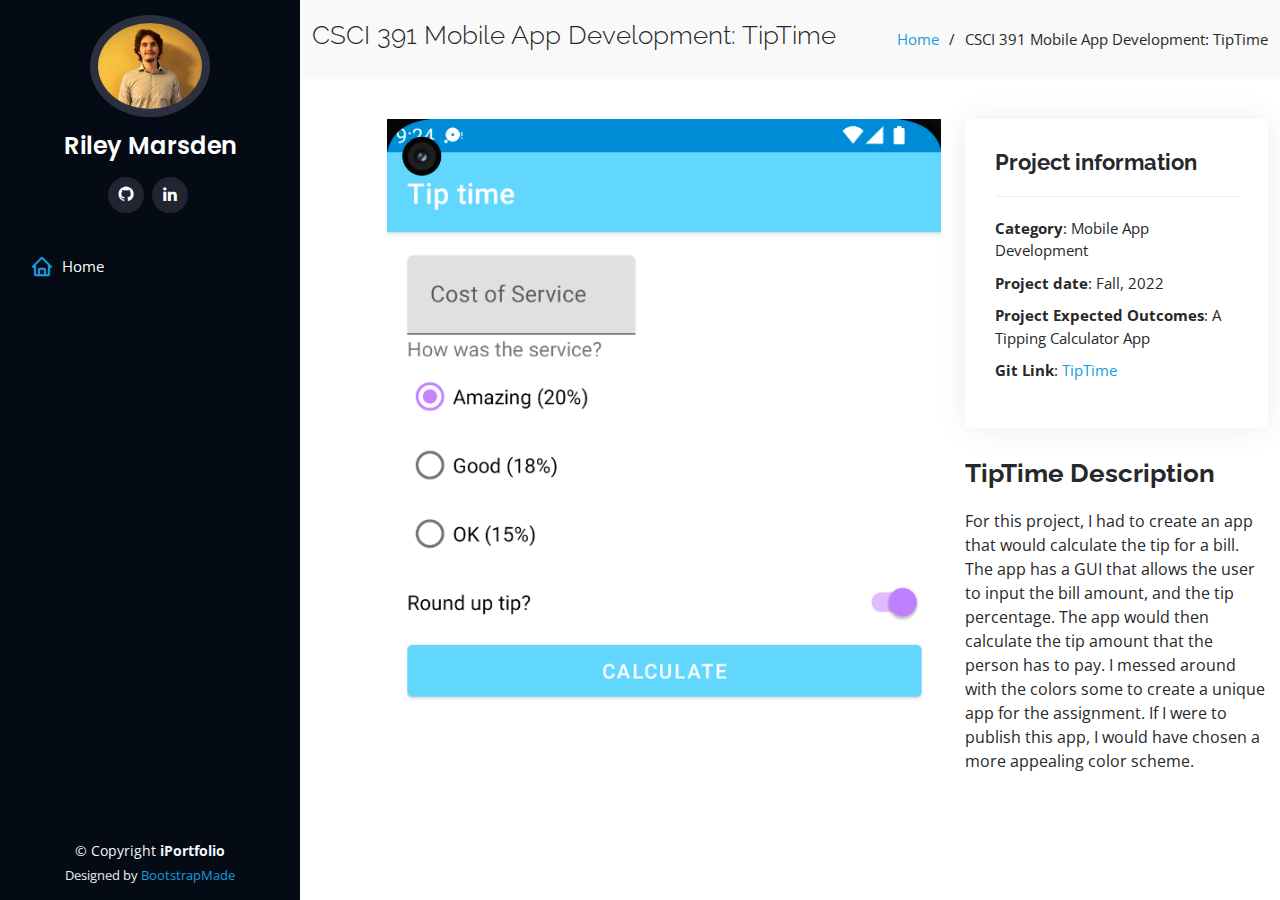
<file: PortfolioDetails/portfolio-details7.html>
<!DOCTYPE html>
<html lang="en">

<head>
  <meta charset="utf-8">
  <meta content="width=device-width, initial-scale=1.0" name="viewport">

  <title>Portfolio Details TipTime- Riley Marsden</title>
  <meta content="" name="description">
  <meta content="" name="keywords">

  <!-- Favicons -->
  <link href="../assets/img/favicon.png" rel="icon">
  <link href="../assets/img/apple-touch-icon.png" rel="apple-touch-icon">

  <!-- Google Fonts -->
  <link href="https://fonts.googleapis.com/css?family=Open+Sans:300,300i,400,400i,600,600i,700,700i|Raleway:300,300i,400,400i,500,500i,600,600i,700,700i|Poppins:300,300i,400,400i,500,500i,600,600i,700,700i" rel="stylesheet">

  <!-- Vendor CSS Files -->
  <link href="../assets/vendor/aos/aos.css" rel="stylesheet">
  <link href="../assets/vendor/bootstrap/css/bootstrap.min.css" rel="stylesheet">
  <link href="../assets/vendor/bootstrap-icons/bootstrap-icons.css" rel="stylesheet">
  <link href="../assets/vendor/boxicons/css/boxicons.min.css" rel="stylesheet">
  <link href="../assets/vendor/glightbox/css/glightbox.min.css" rel="stylesheet">
  <link href="../assets/vendor/swiper/swiper-bundle.min.css" rel="stylesheet">

  <!-- Template Main CSS File -->
  <link href="../assets/css/style.css" rel="stylesheet">

  <!-- =======================================================
  * Template Name: iPortfolio - v3.7.0
  * Template URL: https://bootstrapmade.com/iportfolio-bootstrap-portfolio-websites-template/
  * Author: BootstrapMade.com
  * License: https://bootstrapmade.com/license/
  ======================================================== -->
</head>

<body>

  <!-- ======= Mobile nav toggle button ======= -->
  <i class="bi bi-list mobile-nav-toggle d-xl-none"></i>

  <!-- ======= Header ======= -->
  <header id="header">
    <div class="d-flex flex-column">

      <div class="profile">
        <img src="../assets/img/profile.jpg" alt="profile pic" class="img-fluid rounded-circle">
        <h1 class="text-light"><a href="../index.html">Riley Marsden</a></h1>
        <div class="social-links mt-3 text-center">
          <a href="https://github.com/Rileyj-m" class="github"><i class="bx bxl-github"></i></a>
          <a href="https://www.linkedin.com/in/rileymarsden/" class="linkedin"><i class="bx bxl-linkedin"></i></a>
        </div>
      </div>

      <nav id="navbar" class="nav-menu navbar">
        <ul>
          <li><a href="../index.html" class="nav-link scrollto active"><i class="bx bx-home"></i> <span>Home</span></a></li>
        </ul>
      </nav><!-- .nav-menu -->
    </div>
  </header><!-- End Header -->

  <main id="main">

    <!-- ======= Breadcrumbs ======= -->
    <section id="breadcrumbs" class="breadcrumbs">
      <div class="container">

        <div class="d-flex justify-content-between align-items-center">
          <h2>CSCI 391 Mobile App Development: TipTime</h2>
          <ol>
            <li><a href="../index.html">Home</a></li>
            <li>CSCI 391 Mobile App Development: TipTime</li>
          </ol>
        </div>

      </div>
    </section><!-- End Breadcrumbs -->

    <!-- ======= Portfolio Details Section ======= -->
    <section id="portfolio-details" class="portfolio-details">
      <div class="container">

        <div class="row gy-4">

          <div class="col-lg-8">
            <div class="portfolio-details-slider swiper">
              <div class="swiper-wrapper align-items-center">

                <div style="margin-left: 75px;">
                  <img src="../assets/img/portfolio/TipTime.png" alt="AutoComplete GUI">
                </div>

              </div>
              <!-- <div class="swiper-pagination"></div> -->
            </div>
          </div>

          <div class="col-lg-4">
            <div class="portfolio-info">
              <h3>Project information</h3>
              <ul>
                <li><strong>Category</strong>: Mobile App Development</li>
                <li><strong>Project date</strong>: Fall, 2022</li>
                <li><strong>Project Expected Outcomes</strong>: A Tipping Calculator App</li>
                <li><strong>Git Link</strong>: <a href="https://github.com/Rileyj-m/TipTime">TipTime</a></li>
              </ul>
            </div>
            <div class="portfolio-description">
              <h2>TipTime Description</h2>
              <p>
                For this project, I had to create an app that would calculate the tip for a bill. 
                The app has a GUI that allows the user to input the bill amount, and the tip percentage. The app would then calculate the tip amount that the person has to pay.
                I messed around with the colors some to create a unique app for the assignment. If I were to publish this app, I would have chosen a more appealing color scheme.
              </p>
            </div>
          </div>

        </div>

      </div>
    </section><!-- End Portfolio Details Section -->

  </main><!-- End #main -->

  <!-- ======= Footer ======= -->
  <footer id="footer">
    <div class="container">
      <div class="copyright">
        &copy; Copyright <strong><span>iPortfolio</span></strong>
      </div>
      <div class="credits">
        <!-- All the links in the footer should remain intact. -->
        <!-- You can delete the links only if you purchased the pro version. -->
        <!-- Licensing information: https://bootstrapmade.com/license/ -->
        <!-- Purchase the pro version with working PHP/AJAX contact form: https://bootstrapmade.com/iportfolio-bootstrap-portfolio-websites-template/ -->
        Designed by <a href="https://bootstrapmade.com/">BootstrapMade</a>
      </div>
    </div>
  </footer><!-- End  Footer -->

  <a href="#" class="back-to-top d-flex align-items-center justify-content-center"><i class="bi bi-arrow-up-short"></i></a>

  <!-- Vendor JS Files -->
  <script src="../assets/vendor/purecounter/purecounter.js"></script>
  <script src="../assets/vendor/aos/aos.js"></script>
  <script src="../assets/vendor/bootstrap/js/bootstrap.bundle.min.js"></script>
  <script src="../assets/vendor/glightbox/js/glightbox.min.js"></script>
  <script src="../assets/vendor/isotope-layout/isotope.pkgd.min.js"></script>
  <script src="../assets/vendor/swiper/swiper-bundle.min.js"></script>
  <script src="../assets/vendor/typed.js/typed.min.js"></script>
  <script src="../assets/vendor/waypoints/noframework.waypoints.js"></script>
  <script src="../assets/vendor/php-email-form/validate.js"></script>

  <!-- Template Main JS File -->
  <script src="../assets/js/main.js"></script>

</body>

</html>
</file>
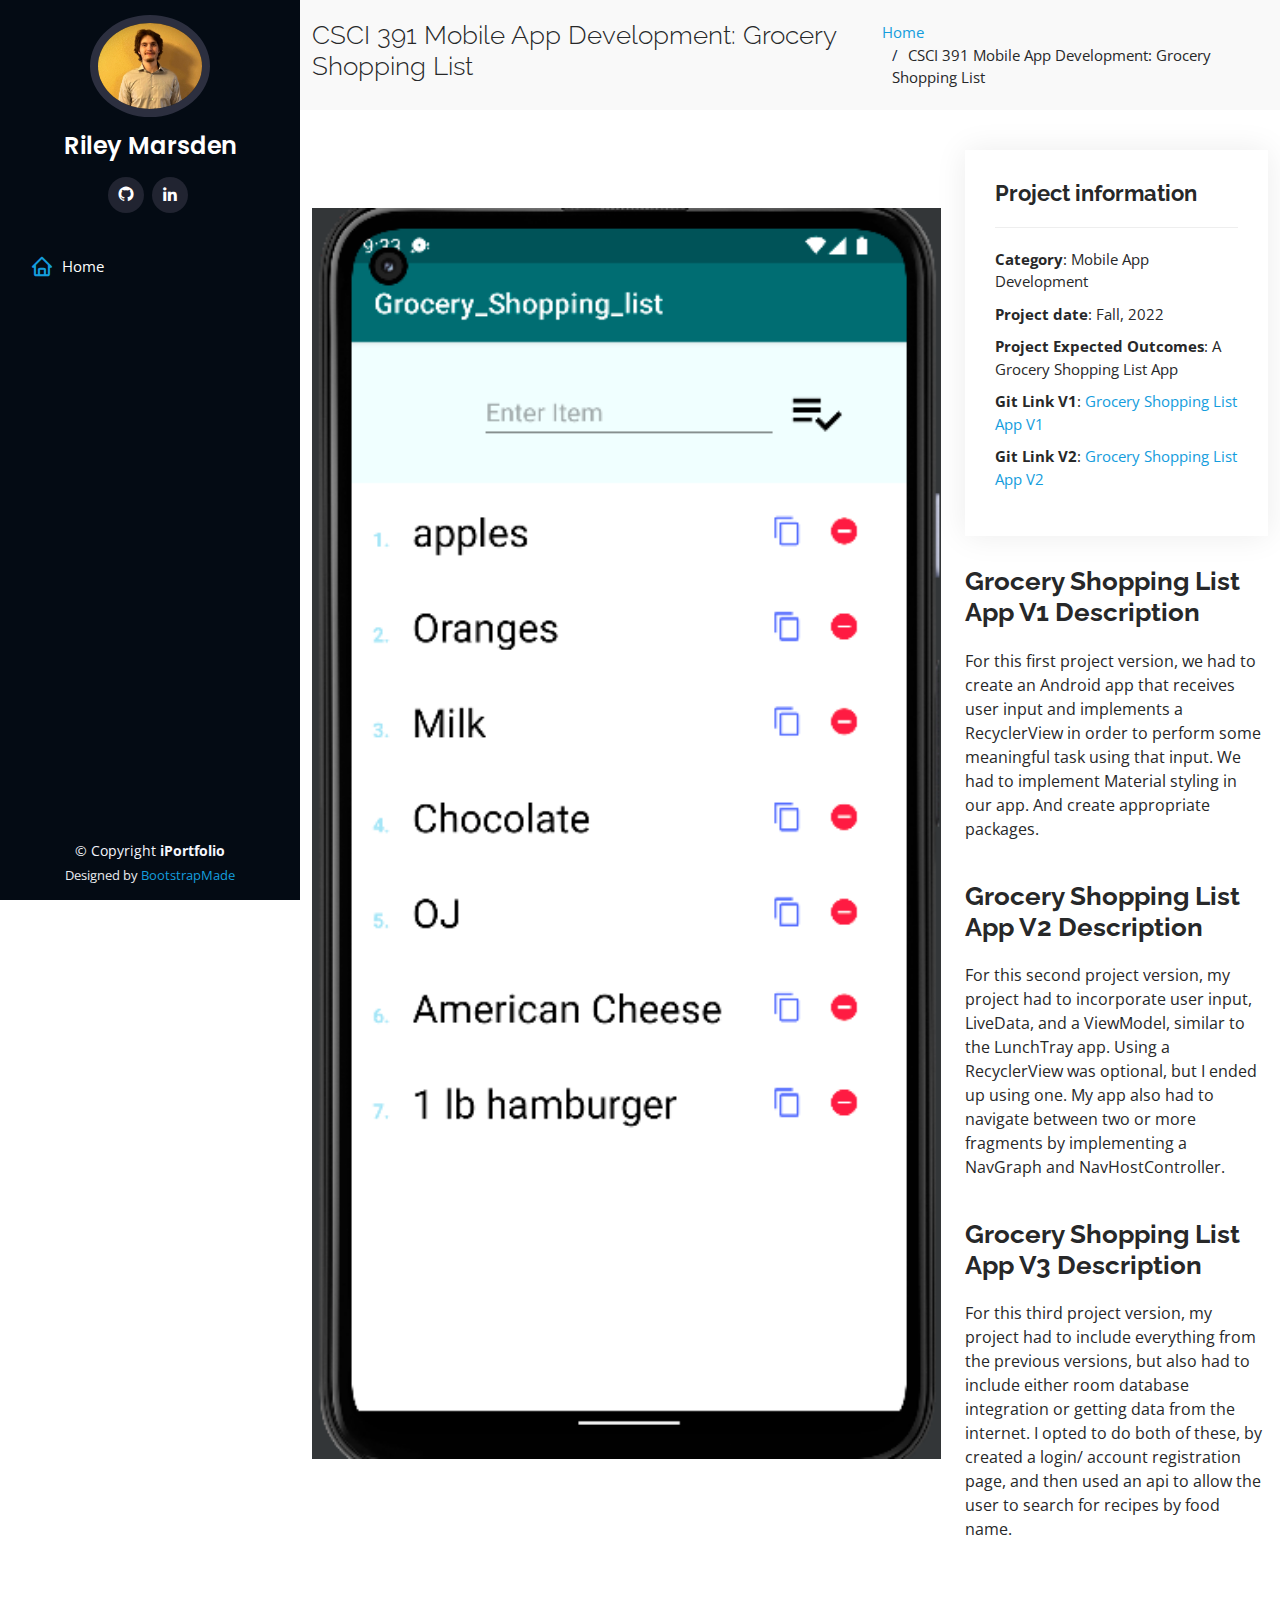
<file: PortfolioDetails/portfolio-details8.html>
<!DOCTYPE html>
<html lang="en">

<head>
  <meta charset="utf-8">
  <meta content="width=device-width, initial-scale=1.0" name="viewport">

  <title>Portfolio Details TipTime- Riley Marsden</title>
  <meta content="" name="description">
  <meta content="" name="keywords">

  <!-- Favicons -->
  <link href="../assets/img/favicon.png" rel="icon">
  <link href="../assets/img/apple-touch-icon.png" rel="apple-touch-icon">

  <!-- Google Fonts -->
  <link href="https://fonts.googleapis.com/css?family=Open+Sans:300,300i,400,400i,600,600i,700,700i|Raleway:300,300i,400,400i,500,500i,600,600i,700,700i|Poppins:300,300i,400,400i,500,500i,600,600i,700,700i" rel="stylesheet">

  <!-- Vendor CSS Files -->
  <link href="../assets/vendor/aos/aos.css" rel="stylesheet">
  <link href="../assets/vendor/bootstrap/css/bootstrap.min.css" rel="stylesheet">
  <link href="../assets/vendor/bootstrap-icons/bootstrap-icons.css" rel="stylesheet">
  <link href="../assets/vendor/boxicons/css/boxicons.min.css" rel="stylesheet">
  <link href="../assets/vendor/glightbox/css/glightbox.min.css" rel="stylesheet">
  <link href="../assets/vendor/swiper/swiper-bundle.min.css" rel="stylesheet">

  <!-- Template Main CSS File -->
  <link href="../assets/css/style.css" rel="stylesheet">

  <!-- =======================================================
  * Template Name: iPortfolio - v3.7.0
  * Template URL: https://bootstrapmade.com/iportfolio-bootstrap-portfolio-websites-template/
  * Author: BootstrapMade.com
  * License: https://bootstrapmade.com/license/
  ======================================================== -->
</head>

<body>

  <!-- ======= Mobile nav toggle button ======= -->
  <i class="bi bi-list mobile-nav-toggle d-xl-none"></i>

  <!-- ======= Header ======= -->
  <header id="header">
    <div class="d-flex flex-column">

      <div class="profile">
        <img src="../assets/img/profile.jpg" alt="profile pic" class="img-fluid rounded-circle">
        <h1 class="text-light"><a href="../index.html">Riley Marsden</a></h1>
        <div class="social-links mt-3 text-center">
          <a href="https://github.com/Rileyj-m" class="github"><i class="bx bxl-github"></i></a>
          <a href="https://www.linkedin.com/in/rileymarsden/" class="linkedin"><i class="bx bxl-linkedin"></i></a>
        </div>
      </div>

      <nav id="navbar" class="nav-menu navbar">
        <ul>
          <li><a href="../index.html" class="nav-link scrollto active"><i class="bx bx-home"></i> <span>Home</span></a></li>
        </ul>
      </nav><!-- .nav-menu -->
    </div>
  </header><!-- End Header -->

  <main id="main">

    <!-- ======= Breadcrumbs ======= -->
    <section id="breadcrumbs" class="breadcrumbs">
      <div class="container">

        <div class="d-flex justify-content-between align-items-center">
          <h2>CSCI 391 Mobile App Development: Grocery Shopping List</h2>
          <ol>
            <li><a href="../index.html">Home</a></li>
            <li>CSCI 391 Mobile App Development: Grocery Shopping List</li>
          </ol>
        </div>

      </div>
    </section><!-- End Breadcrumbs -->

    <!-- ======= Portfolio Details Section ======= -->
    <section id="portfolio-details" class="portfolio-details">
      <div class="container">

        <div class="row gy-4">

          <div class="col-lg-8">
            <div class="portfolio-details-slider swiper">
              <div class="swiper-wrapper align-items-center">

                <div class="swiper-slide">
                  <img src="../assets/img/portfolio/grocery.png" alt="grocery v1">
                </div>

                <div class="swiper-slide">
                  <img src="../assets/img/portfolio/Groc_v2.png" alt="grocery v2">
                </div>

                <div class="swiper-slide">
                  <img src="../assets/img/portfolio/grocery_Final.png" alt="grocery final version">
                </div>

              </div>
              <!-- <div class="swiper-pagination"></div> -->
            </div>
          </div>

          <div class="col-lg-4">
            <div class="portfolio-info">
              <h3>Project information</h3>
              <ul>
                <li><strong>Category</strong>: Mobile App Development</li>
                <li><strong>Project date</strong>: Fall, 2022</li>
                <li><strong>Project Expected Outcomes</strong>: A Grocery Shopping List App</li>
                <li><strong>Git Link V1</strong>: <a href="https://github.com/Rileyj-m/GroceryApp_2">Grocery Shopping List App V1</a></li>
                <li><strong>Git Link V2</strong>: <a href="https://github.com/Rileyj-m/GroceryApp_2/tree/MIDTERM">Grocery Shopping List App V2</a></li>
              </ul>
            </div>
            <div class="portfolio-description">
              <h2>Grocery Shopping List App V1 Description</h2>
              <p>
                For this first project version, we had to create an Android app that receives user input and implements 
                a RecyclerView in order to perform some meaningful task using that input. We had to implement Material styling in our app. And create appropriate packages.  
              </p>
              <br>
              <h2>Grocery Shopping List App V2 Description</h2>
              <p>
                For this second project version, my project had to incorporate user input, LiveData, and a ViewModel, similar to the LunchTray app. Using a RecyclerView was optional, but I ended up using one. 
                My app also had to navigate between two or more fragments by implementing a NavGraph and NavHostController.   
              </p>
              <br>
              <h2>Grocery Shopping List App V3 Description</h2>
              <p>
                For this third project version, my project had to include everything from the previous versions, but also had to include either room database integration or getting data from the internet.
                I opted to do both of these, by created a login/ account registration page, and then used an api to allow the user to search for recipes by food name.   
              </p>
            </div>
          </div>

        </div>

      </div>
    </section><!-- End Portfolio Details Section -->

  </main><!-- End #main -->

  <!-- ======= Footer ======= -->
  <footer id="footer">
    <div class="container">
      <div class="copyright">
        &copy; Copyright <strong><span>iPortfolio</span></strong>
      </div>
      <div class="credits">
        <!-- All the links in the footer should remain intact. -->
        <!-- You can delete the links only if you purchased the pro version. -->
        <!-- Licensing information: https://bootstrapmade.com/license/ -->
        <!-- Purchase the pro version with working PHP/AJAX contact form: https://bootstrapmade.com/iportfolio-bootstrap-portfolio-websites-template/ -->
        Designed by <a href="https://bootstrapmade.com/">BootstrapMade</a>
      </div>
    </div>
  </footer><!-- End  Footer -->

  <a href="#" class="back-to-top d-flex align-items-center justify-content-center"><i class="bi bi-arrow-up-short"></i></a>

  <!-- Vendor JS Files -->
  <script src="../assets/vendor/purecounter/purecounter.js"></script>
  <script src="../assets/vendor/aos/aos.js"></script>
  <script src="../assets/vendor/bootstrap/js/bootstrap.bundle.min.js"></script>
  <script src="../assets/vendor/glightbox/js/glightbox.min.js"></script>
  <script src="../assets/vendor/isotope-layout/isotope.pkgd.min.js"></script>
  <script src="../assets/vendor/swiper/swiper-bundle.min.js"></script>
  <script src="../assets/vendor/typed.js/typed.min.js"></script>
  <script src="../assets/vendor/waypoints/noframework.waypoints.js"></script>
  <script src="../assets/vendor/php-email-form/validate.js"></script>

  <!-- Template Main JS File -->
  <script src="../assets/js/main.js"></script>

</body>

</html>
</file>
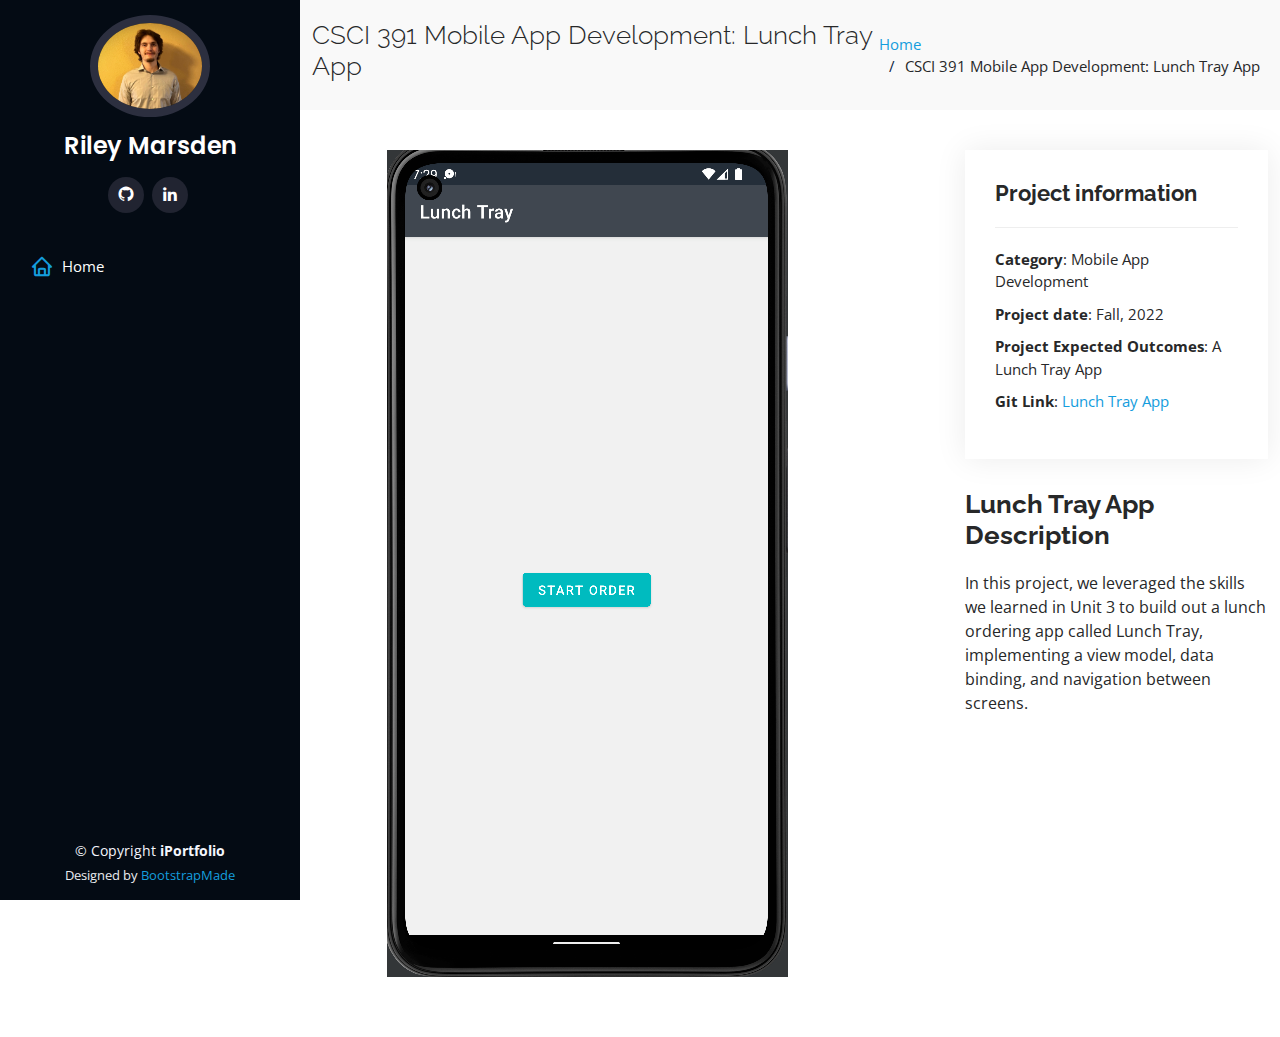
<file: PortfolioDetails/portfolio-details9.html>
<!DOCTYPE html>
<html lang="en">

<head>
  <meta charset="utf-8">
  <meta content="width=device-width, initial-scale=1.0" name="viewport">

  <title>Portfolio Details LunchTray- Riley Marsden</title>
  <meta content="" name="description">
  <meta content="" name="keywords">

  <!-- Favicons -->
  <link href="../assets/img/favicon.png" rel="icon">
  <link href="../assets/img/apple-touch-icon.png" rel="apple-touch-icon">

  <!-- Google Fonts -->
  <link href="https://fonts.googleapis.com/css?family=Open+Sans:300,300i,400,400i,600,600i,700,700i|Raleway:300,300i,400,400i,500,500i,600,600i,700,700i|Poppins:300,300i,400,400i,500,500i,600,600i,700,700i" rel="stylesheet">

  <!-- Vendor CSS Files -->
  <link href="../assets/vendor/aos/aos.css" rel="stylesheet">
  <link href="../assets/vendor/bootstrap/css/bootstrap.min.css" rel="stylesheet">
  <link href="../assets/vendor/bootstrap-icons/bootstrap-icons.css" rel="stylesheet">
  <link href="../assets/vendor/boxicons/css/boxicons.min.css" rel="stylesheet">
  <link href="../assets/vendor/glightbox/css/glightbox.min.css" rel="stylesheet">
  <link href="../assets/vendor/swiper/swiper-bundle.min.css" rel="stylesheet">

  <!-- Template Main CSS File -->
  <link href="../assets/css/style.css" rel="stylesheet">

  <!-- =======================================================
  * Template Name: iPortfolio - v3.7.0
  * Template URL: https://bootstrapmade.com/iportfolio-bootstrap-portfolio-websites-template/
  * Author: BootstrapMade.com
  * License: https://bootstrapmade.com/license/
  ======================================================== -->
</head>

<body>

  <!-- ======= Mobile nav toggle button ======= -->
  <i class="bi bi-list mobile-nav-toggle d-xl-none"></i>

  <!-- ======= Header ======= -->
  <header id="header">
    <div class="d-flex flex-column">

      <div class="profile">
        <img src="../assets/img/profile.jpg" alt="profile pic" class="img-fluid rounded-circle">
        <h1 class="text-light"><a href="../index.html">Riley Marsden</a></h1>
        <div class="social-links mt-3 text-center">
          <a href="https://github.com/Rileyj-m" class="github"><i class="bx bxl-github"></i></a>
          <a href="https://www.linkedin.com/in/rileymarsden/" class="linkedin"><i class="bx bxl-linkedin"></i></a>
        </div>
      </div>

      <nav id="navbar" class="nav-menu navbar">
        <ul>
          <li><a href="../index.html" class="nav-link scrollto active"><i class="bx bx-home"></i> <span>Home</span></a></li>
        </ul>
      </nav><!-- .nav-menu -->
    </div>
  </header><!-- End Header -->

  <main id="main">

    <!-- ======= Breadcrumbs ======= -->
    <section id="breadcrumbs" class="breadcrumbs">
      <div class="container">

        <div class="d-flex justify-content-between align-items-center">
          <h2>CSCI 391 Mobile App Development: Lunch Tray App</h2>
          <ol>
            <li><a href="../index.html">Home</a></li>
            <li>CSCI 391 Mobile App Development: Lunch Tray App</li>
          </ol>
        </div>

      </div>
    </section><!-- End Breadcrumbs -->

    <!-- ======= Portfolio Details Section ======= -->
    <section id="portfolio-details" class="portfolio-details">
      <div class="container">

        <div class="row gy-4">

          <div class="col-lg-8">
            <div class="portfolio-details-slider swiper">
              <div class="swiper-wrapper align-items-center">

                <div style="margin-left: 75px;">
                  <img src="../assets/img/portfolio/LunchTray.png" alt="grocery">
                </div>

              </div>
              <!-- <div class="swiper-pagination"></div> -->
            </div>
          </div>

          <div class="col-lg-4">
            <div class="portfolio-info">
              <h3>Project information</h3>
              <ul>
                <li><strong>Category</strong>: Mobile App Development</li>
                <li><strong>Project date</strong>: Fall, 2022</li>
                <li><strong>Project Expected Outcomes</strong>: A Lunch Tray App</li>
                <li><strong>Git Link</strong>: <a href="https://github.com/Rileyj-m/Lunch-Trap-App">Lunch Tray App</a></li>
              </ul>
            </div>
            <div class="portfolio-description">
              <h2>Lunch Tray App Description</h2>
              <p>
                In this project, we leveraged the skills we learned in Unit 3 to build out a lunch ordering app called Lunch Tray, implementing a view model, data binding, and navigation between screens.  
              </p>
            </div>
          </div>

        </div>

      </div>
    </section><!-- End Portfolio Details Section -->

  </main><!-- End #main -->

  <!-- ======= Footer ======= -->
  <footer id="footer">
    <div class="container">
      <div class="copyright">
        &copy; Copyright <strong><span>iPortfolio</span></strong>
      </div>
      <div class="credits">
        <!-- All the links in the footer should remain intact. -->
        <!-- You can delete the links only if you purchased the pro version. -->
        <!-- Licensing information: https://bootstrapmade.com/license/ -->
        <!-- Purchase the pro version with working PHP/AJAX contact form: https://bootstrapmade.com/iportfolio-bootstrap-portfolio-websites-template/ -->
        Designed by <a href="https://bootstrapmade.com/">BootstrapMade</a>
      </div>
    </div>
  </footer><!-- End  Footer -->

  <a href="#" class="back-to-top d-flex align-items-center justify-content-center"><i class="bi bi-arrow-up-short"></i></a>

  <!-- Vendor JS Files -->
  <script src="../assets/vendor/purecounter/purecounter.js"></script>
  <script src="../assets/vendor/aos/aos.js"></script>
  <script src="../assets/vendor/bootstrap/js/bootstrap.bundle.min.js"></script>
  <script src="../assets/vendor/glightbox/js/glightbox.min.js"></script>
  <script src="../assets/vendor/isotope-layout/isotope.pkgd.min.js"></script>
  <script src="../assets/vendor/swiper/swiper-bundle.min.js"></script>
  <script src="../assets/vendor/typed.js/typed.min.js"></script>
  <script src="../assets/vendor/waypoints/noframework.waypoints.js"></script>
  <script src="../assets/vendor/php-email-form/validate.js"></script>

  <!-- Template Main JS File -->
  <script src="../assets/js/main.js"></script>

</body>

</html>
</file>
<file: assets/css/style.css>
/**
* Template Name: iPortfolio - v3.7.0
* Template URL: https://bootstrapmade.com/iportfolio-bootstrap-portfolio-websites-template/
* Author: BootstrapMade.com
* License: https://bootstrapmade.com/license/
*/

/*--------------------------------------------------------------
# General
--------------------------------------------------------------*/
body {
  font-family: "Open Sans", sans-serif;
  color: #272829;
}

a {
  color: #149ddd;
  text-decoration: none;
}

a:hover {
  color: #37b3ed;
  text-decoration: none;
}

h1, h2, h3, h4, h5, h6 {
  font-family: "Raleway", sans-serif;
}

/*--------------------------------------------------------------
# Back to top button
--------------------------------------------------------------*/
.back-to-top {
  position: fixed;
  visibility: hidden;
  opacity: 0;
  right: 15px;
  bottom: 15px;
  z-index: 996;
  background: #149ddd;
  width: 40px;
  height: 40px;
  border-radius: 50px;
  transition: all 0.4s;
}
.back-to-top i {
  font-size: 28px;
  color: #fff;
  line-height: 0;
}
.back-to-top:hover {
  background: #2eafec;
  color: #fff;
}
.back-to-top.active {
  visibility: visible;
  opacity: 1;
}

/*--------------------------------------------------------------
# Header
--------------------------------------------------------------*/
#header {
  position: fixed;
  top: 0;
  left: 0;
  bottom: 0;
  width: 300px;
  transition: all ease-in-out 0.5s;
  z-index: 9997;
  transition: all 0.5s;
  padding: 0 15px;
  background: #040b14;
  overflow-y: auto;
}
#header .profile img {
  margin: 15px auto;
  display: block;
  width: 120px;
  border: 8px solid #2c2f3f;
}
#header .profile h1 {
  font-size: 24px;
  margin: 0;
  padding: 0;
  font-weight: 600;
  -moz-text-align-last: center;
  text-align-last: center;
  font-family: "Poppins", sans-serif;
}
#header .profile h1 a, #header .profile h1 a:hover {
  color: #fff;
  text-decoration: none;
}
#header .profile .social-links a {
  font-size: 18px;
  display: inline-block;
  background: #212431;
  color: #fff;
  line-height: 1;
  padding: 8px 0;
  margin-right: 4px;
  border-radius: 50%;
  text-align: center;
  width: 36px;
  height: 36px;
  transition: 0.3s;
}
#header .profile .social-links a:hover {
  background: #149ddd;
  color: #fff;
  text-decoration: none;
}

#main {
  margin-left: 300px;
}

@media (max-width: 1199px) {
  #header {
    left: -300px;
  }

  #main {
    margin-left: 0;
  }
}
/*--------------------------------------------------------------
# Navigation Menu
--------------------------------------------------------------*/
/* Desktop Navigation */
.nav-menu {
  padding: 30px 0 0 0;
}
.nav-menu * {
  margin: 0;
  padding: 0;
  list-style: none;
}
.nav-menu > ul > li {
  position: relative;
  white-space: nowrap;
}
.nav-menu a, .nav-menu a:focus {
  display: flex;
  align-items: center;
  color: #a8a9b4;
  padding: 12px 15px;
  margin-bottom: 8px;
  transition: 0.3s;
  font-size: 15px;
}
.nav-menu a i, .nav-menu a:focus i {
  font-size: 24px;
  padding-right: 8px;
  color: #6f7180;
}
.nav-menu a:hover, .nav-menu .active, .nav-menu .active:focus, .nav-menu li:hover > a {
  text-decoration: none;
  color: #fff;
}
.nav-menu a:hover i, .nav-menu .active i, .nav-menu .active:focus i, .nav-menu li:hover > a i {
  color: #149ddd;
}

/* Mobile Navigation */
.mobile-nav-toggle {
  position: fixed;
  right: 15px;
  top: 15px;
  z-index: 9998;
  border: 0;
  font-size: 24px;
  transition: all 0.4s;
  outline: none !important;
  background-color: #149ddd;
  color: #fff;
  width: 40px;
  height: 40px;
  display: inline-flex;
  align-items: center;
  justify-content: center;
  line-height: 0;
  border-radius: 50px;
  cursor: pointer;
}

.mobile-nav-active {
  overflow: hidden;
}
.mobile-nav-active #header {
  left: 0;
}

/*--------------------------------------------------------------
# Hero Section
--------------------------------------------------------------*/
#hero {
  width: 100%;
  height: 100vh;
  background: url("../img/herobg.jpeg") top center;
  background-size: cover;
}
#hero:before {
  content: "";
  background: rgba(5, 13, 24, 0.3);
  position: absolute;
  bottom: 0;
  top: 0;
  left: 0;
  right: 0;
  z-index: 1;
}
#hero .hero-container {
  position: relative;
  z-index: 2;
  min-width: 300px;
}
#hero h1 {
  margin: 0 0 10px 0;
  font-size: 64px;
  font-weight: 700;
  line-height: 56px;
  color: #fff;
}
#hero p {
  color: #fff;
  margin-bottom: 50px;
  font-size: 26px;
  font-family: "Poppins", sans-serif;
}
#hero p span {
  color: #fff;
  padding-bottom: 4px;
  letter-spacing: 1px;
  border-bottom: 3px solid #149ddd;
}
@media (min-width: 1024px) {
  #hero {
    background-attachment: fixed;
  }
}
@media (max-width: 768px) {
  #hero h1 {
    font-size: 28px;
    line-height: 36px;
  }
  #hero h2 {
    font-size: 18px;
    line-height: 24px;
    margin-bottom: 30px;
  }
}

/*--------------------------------------------------------------
# Sections General
--------------------------------------------------------------*/
section {
  padding: 60px 0;
  overflow: hidden;
}

.section-bg {
  background: #f5f8fd;
}

.section-title {
  padding-bottom: 30px;
}
.section-title h2 {
  font-size: 32px;
  font-weight: bold;
  margin-bottom: 20px;
  padding-bottom: 20px;
  position: relative;
  color: #173b6c;
}
.section-title h2::after {
  content: "";
  position: absolute;
  display: block;
  width: 50px;
  height: 3px;
  background: #149ddd;
  bottom: 0;
  left: 0;
}
.section-title p {
  margin-bottom: 0;
}

/*--------------------------------------------------------------
# About
--------------------------------------------------------------*/
.about .content h3 {
  font-weight: 700;
  font-size: 26px;
  color: #173b6c;
}
.about .content ul {
  list-style: none;
  padding: 0;
}
.about .content ul li {
  margin-bottom: 20px;
  display: flex;
  align-items: center;
}
.about .content ul strong {
  margin-right: 10px;
}
.about .content ul i {
  font-size: 16px;
  margin-right: 5px;
  color: #149ddd;
  line-height: 0;
}
.about .content p:last-child {
  margin-bottom: 0;
}

/*--------------------------------------------------------------
# Facts
--------------------------------------------------------------*/
.facts {
  padding-bottom: 30px;
}
.facts .count-box {
  padding: 30px;
  width: 100%;
}
.facts .count-box i {
  display: block;
  font-size: 44px;
  color: #149ddd;
  float: left;
  line-height: 0;
}
.facts .count-box span {
  font-size: 48px;
  line-height: 40px;
  display: block;
  font-weight: 700;
  color: #050d18;
  margin-left: 60px;
}
.facts .count-box p {
  padding: 15px 0 0 0;
  margin: 0 0 0 60px;
  font-family: "Raleway", sans-serif;
  font-size: 14px;
  color: #122f57;
}
.facts .count-box a {
  font-weight: 600;
  display: block;
  margin-top: 20px;
  color: #122f57;
  font-size: 15px;
  font-family: "Poppins", sans-serif;
  transition: ease-in-out 0.3s;
}
.facts .count-box a:hover {
  color: #1f5297;
}

/*--------------------------------------------------------------
# Akills
--------------------------------------------------------------*/
.skills .progress {
  height: 60px;
  display: block;
  background: none;
  border-radius: 0;
}
.skills .progress .skill {
  padding: 0;
  margin: 0 0 6px 0;
  text-transform: uppercase;
  display: block;
  font-weight: 600;
  font-family: "Poppins", sans-serif;
  color: #050d18;
}
.skills .progress .skill .val {
  float: right;
  font-style: normal;
}
.skills .progress-bar-wrap {
  background: #dce8f8;
  height: 10px;
}
.skills .progress-bar {
  width: 1px;
  height: 10px;
  transition: 0.9s;
  background-color: #149ddd;
}

/*--------------------------------------------------------------
# Resume
--------------------------------------------------------------*/
.resume .resume-title {
  font-size: 26px;
  font-weight: 700;
  margin-top: 20px;
  margin-bottom: 20px;
  color: #050d18;
}
.resume .resume-item {
  padding: 0 0 20px 20px;
  margin-top: -2px;
  border-left: 2px solid #1f5297;
  position: relative;
}
.resume .resume-item h4 {
  line-height: 18px;
  font-size: 18px;
  font-weight: 600;
  text-transform: uppercase;
  font-family: "Poppins", sans-serif;
  color: #050d18;
  margin-bottom: 10px;
}
.resume .resume-item h5 {
  font-size: 16px;
  background: #e4edf9;
  padding: 5px 15px;
  display: inline-block;
  font-weight: 600;
  margin-bottom: 10px;
}
.resume .resume-item ul {
  padding-left: 20px;
}
.resume .resume-item ul li {
  padding-bottom: 10px;
}
.resume .resume-item:last-child {
  padding-bottom: 0;
}
.resume .resume-item::before {
  content: "";
  position: absolute;
  width: 16px;
  height: 16px;
  border-radius: 50px;
  left: -9px;
  top: 0;
  background: #fff;
  border: 2px solid #1f5297;
}

/*--------------------------------------------------------------
# Portfolio
--------------------------------------------------------------*/
.portfolio .portfolio-item {
  margin-bottom: 30px;
}
.portfolio #portfolio-flters {
  padding: 0;
  margin: 0 auto 35px auto;
  list-style: none;
  text-align: center;
  background: #fff;
  border-radius: 50px;
  padding: 2px 15px;
}
.portfolio #portfolio-flters li {
  cursor: pointer;
  display: inline-block;
  padding: 10px 15px 8px 15px;
  font-size: 14px;
  font-weight: 600;
  line-height: 1;
  text-transform: uppercase;
  color: #272829;
  margin-bottom: 5px;
  transition: all 0.3s ease-in-out;
}
.portfolio #portfolio-flters li:hover, .portfolio #portfolio-flters li.filter-active {
  color: #149ddd;
}
.portfolio #portfolio-flters li:last-child {
  margin-right: 0;
}
.portfolio .portfolio-wrap {
  transition: 0.3s;
  position: relative;
  overflow: hidden;
  z-index: 1;
}
.portfolio .portfolio-wrap::before {
  content: "";
  background: rgba(255, 255, 255, 0.5);
  position: absolute;
  left: 0;
  right: 0;
  top: 0;
  bottom: 0;
  transition: all ease-in-out 0.3s;
  z-index: 2;
  opacity: 0;
}
.portfolio .portfolio-wrap .portfolio-links {
  opacity: 1;
  left: 0;
  right: 0;
  bottom: -60px;
  z-index: 3;
  position: absolute;
  transition: all ease-in-out 0.3s;
  display: flex;
  justify-content: center;
}
.portfolio .portfolio-wrap .portfolio-links a {
  color: #fff;
  font-size: 28px;
  text-align: center;
  background: rgba(20, 157, 221, 0.75);
  transition: 0.3s;
  width: 50%;
}
.portfolio .portfolio-wrap .portfolio-links a:hover {
  background: rgba(20, 157, 221, 0.95);
}
.portfolio .portfolio-wrap .portfolio-links a + a {
  border-left: 1px solid #37b3ed;
}
.portfolio .portfolio-wrap:hover::before {
  top: 0;
  left: 0;
  right: 0;
  bottom: 0;
  opacity: 1;
}
.portfolio .portfolio-wrap:hover .portfolio-links {
  opacity: 1;
  bottom: 0;
}

/*--------------------------------------------------------------
# Portfolio Details
--------------------------------------------------------------*/
.portfolio-details {
  padding-top: 40px;
}
.portfolio-details .portfolio-details-slider img {
  width: 100%;
}
.portfolio-details .portfolio-details-slider .swiper-pagination {
  margin-top: 20px;
  position: relative;
}
.portfolio-details .portfolio-details-slider .swiper-pagination .swiper-pagination-bullet {
  width: 12px;
  height: 12px;
  background-color: #fff;
  opacity: 1;
  border: 1px solid #149ddd;
}
.portfolio-details .portfolio-details-slider .swiper-pagination .swiper-pagination-bullet-active {
  background-color: #149ddd;
}
.portfolio-details .portfolio-info {
  padding: 30px;
  box-shadow: 0px 0 30px rgba(5, 13, 24, 0.08);
}
.portfolio-details .portfolio-info h3 {
  font-size: 22px;
  font-weight: 700;
  margin-bottom: 20px;
  padding-bottom: 20px;
  border-bottom: 1px solid #eee;
}
.portfolio-details .portfolio-info ul {
  list-style: none;
  padding: 0;
  font-size: 15px;
}
.portfolio-details .portfolio-info ul li + li {
  margin-top: 10px;
}
.portfolio-details .portfolio-description {
  padding-top: 30px;
}
.portfolio-details .portfolio-description h2 {
  font-size: 26px;
  font-weight: 700;
  margin-bottom: 20px;
}
.portfolio-details .portfolio-description p {
  padding: 0;
}

/*--------------------------------------------------------------
# Services
--------------------------------------------------------------*/
.services .icon-box {
  margin-bottom: 20px;
}
.services .icon {
  float: left;
  display: flex;
  align-items: center;
  justify-content: center;
  width: 54px;
  height: 54px;
  background: #149ddd;
  border-radius: 50%;
  transition: 0.5s;
  border: 1px solid #149ddd;
}
.services .icon i {
  color: #fff;
  font-size: 24px;
  line-height: 0;
}
.services .icon-box:hover .icon {
  background: #fff;
}
.services .icon-box:hover .icon i {
  color: #149ddd;
}
.services .title {
  margin-left: 80px;
  font-weight: 700;
  margin-bottom: 15px;
  font-size: 18px;
}
.services .title a {
  color: #343a40;
}
.services .title a:hover {
  color: #149ddd;
}
.services .description {
  margin-left: 80px;
  line-height: 24px;
  font-size: 14px;
}

/*--------------------------------------------------------------
# Testimonials
--------------------------------------------------------------*/
.testimonials .testimonials-carousel, .testimonials .testimonials-slider {
  overflow: hidden;
}
.testimonials .testimonial-item {
  box-sizing: content-box;
  text-align: center;
  min-height: 320px;
}
.testimonials .testimonial-item .testimonial-img {
  width: 90px;
  border-radius: 50%;
  margin: 0 auto;
}
.testimonials .testimonial-item h3 {
  font-size: 18px;
  font-weight: bold;
  margin: 10px 0 5px 0;
  color: #111;
}
.testimonials .testimonial-item h4 {
  font-size: 14px;
  color: #999;
  margin: 0;
}
.testimonials .testimonial-item .quote-icon-left, .testimonials .testimonial-item .quote-icon-right {
  color: #c3e8fa;
  font-size: 26px;
}
.testimonials .testimonial-item .quote-icon-left {
  display: inline-block;
  left: -5px;
  position: relative;
}
.testimonials .testimonial-item .quote-icon-right {
  display: inline-block;
  right: -5px;
  position: relative;
  top: 10px;
}
.testimonials .testimonial-item p {
  font-style: italic;
  margin: 0 15px 15px 15px;
  padding: 20px;
  background: #fff;
  position: relative;
  margin-bottom: 35px;
  border-radius: 6px;
  box-shadow: 0px 2px 15px rgba(0, 0, 0, 0.1);
}
.testimonials .testimonial-item p::after {
  content: "";
  width: 0;
  height: 0;
  border-top: 20px solid #fff;
  border-right: 20px solid transparent;
  border-left: 20px solid transparent;
  position: absolute;
  bottom: -20px;
  left: calc(50% - 20px);
}
.testimonials .swiper-pagination {
  margin-top: 20px;
  position: relative;
}
.testimonials .swiper-pagination .swiper-pagination-bullet {
  width: 12px;
  height: 12px;
  background-color: #fff;
  opacity: 1;
  border: 1px solid #149ddd;
}
.testimonials .swiper-pagination .swiper-pagination-bullet-active {
  background-color: #149ddd;
}

/*--------------------------------------------------------------
# Contact
--------------------------------------------------------------*/
.contact {
  padding-bottom: 130px;
}
.contact .info {
  padding: 30px;
  background: #fff;
  width: 100%;
  box-shadow: 0 0 24px 0 rgba(0, 0, 0, 0.12);
}
.contact .info i {
  font-size: 20px;
  color: #149ddd;
  float: left;
  width: 44px;
  height: 44px;
  background: #dff3fc;
  display: flex;
  justify-content: center;
  align-items: center;
  border-radius: 50px;
  transition: all 0.3s ease-in-out;
}
.contact .info h4 {
  padding: 0 0 0 60px;
  font-size: 22px;
  font-weight: 600;
  margin-bottom: 5px;
  color: #050d18;
}
.contact .info p {
  padding: 0 0 10px 60px;
  margin-bottom: 20px;
  font-size: 14px;
  color: #173b6c;
}
.contact .info .email p {
  padding-top: 5px;
}
.contact .info .social-links {
  padding-left: 60px;
}
.contact .info .social-links a {
  font-size: 18px;
  display: inline-block;
  background: #333;
  color: #fff;
  line-height: 1;
  padding: 8px 0;
  border-radius: 50%;
  text-align: center;
  width: 36px;
  height: 36px;
  transition: 0.3s;
  margin-right: 10px;
}
.contact .info .social-links a:hover {
  background: #149ddd;
  color: #fff;
}
.contact .info .email:hover i, .contact .info .address:hover i, .contact .info .phone:hover i {
  background: #149ddd;
  color: #fff;
}
.contact .php-email-form {
  width: 100%;
  padding: 30px;
  background: #fff;
  box-shadow: 0 0 24px 0 rgba(0, 0, 0, 0.12);
}
.contact .php-email-form .form-group {
  padding-bottom: 8px;
}
.contact .php-email-form .validate {
  display: none;
  color: red;
  margin: 0 0 15px 0;
  font-weight: 400;
  font-size: 13px;
}
.contact .php-email-form .error-message {
  display: none;
  color: #fff;
  background: #ed3c0d;
  text-align: left;
  padding: 15px;
  font-weight: 600;
}
.contact .php-email-form .error-message br + br {
  margin-top: 25px;
}
.contact .php-email-form .sent-message {
  display: none;
  color: #fff;
  background: #18d26e;
  text-align: center;
  padding: 15px;
  font-weight: 600;
}
.contact .php-email-form .loading {
  display: none;
  background: #fff;
  text-align: center;
  padding: 15px;
}
.contact .php-email-form .loading:before {
  content: "";
  display: inline-block;
  border-radius: 50%;
  width: 24px;
  height: 24px;
  margin: 0 10px -6px 0;
  border: 3px solid #18d26e;
  border-top-color: #eee;
  -webkit-animation: animate-loading 1s linear infinite;
  animation: animate-loading 1s linear infinite;
}
.contact .php-email-form .form-group {
  margin-bottom: 15px;
}
.contact .php-email-form label {
  padding-bottom: 8px;
}
.contact .php-email-form input, .contact .php-email-form textarea {
  border-radius: 0;
  box-shadow: none;
  font-size: 14px;
}
.contact .php-email-form input {
  height: 44px;
}
.contact .php-email-form textarea {
  padding: 10px 15px;
}
.contact .php-email-form button[type=submit] {
  background: #149ddd;
  border: 0;
  padding: 10px 24px;
  color: #fff;
  transition: 0.4s;
  border-radius: 4px;
}
.contact .php-email-form button[type=submit]:hover {
  background: #37b3ed;
}
@-webkit-keyframes animate-loading {
  0% {
    transform: rotate(0deg);
  }
  100% {
    transform: rotate(360deg);
  }
}
@keyframes animate-loading {
  0% {
    transform: rotate(0deg);
  }
  100% {
    transform: rotate(360deg);
  }
}

/*--------------------------------------------------------------
# Breadcrumbs
--------------------------------------------------------------*/
.breadcrumbs {
  padding: 20px 0;
  background: #f9f9f9;
}
.breadcrumbs h2 {
  font-size: 26px;
  font-weight: 300;
}
.breadcrumbs ol {
  display: flex;
  flex-wrap: wrap;
  list-style: none;
  padding: 0;
  margin: 0;
  font-size: 15px;
}
.breadcrumbs ol li + li {
  padding-left: 10px;
}
.breadcrumbs ol li + li::before {
  display: inline-block;
  padding-right: 10px;
  color: #0e2442;
  content: "/";
}
@media (max-width: 768px) {
  .breadcrumbs .d-flex {
    display: block !important;
  }
  .breadcrumbs ol {
    display: block;
  }
  .breadcrumbs ol li {
    display: inline-block;
  }
}

/*--------------------------------------------------------------
# Footer
--------------------------------------------------------------*/
#footer {
  padding: 15px;
  color: #f4f6fd;
  font-size: 14px;
  position: fixed;
  left: 0;
  bottom: 0;
  width: 300px;
  z-index: 9999;
  background: #040b14;
}
#footer .copyright {
  text-align: center;
}
#footer .credits {
  padding-top: 5px;
  text-align: center;
  font-size: 13px;
  color: #eaebf0;
}
@media (max-width: 1199px) {
  #footer {
    position: static;
    width: auto;
    padding-right: 20px 15px;
  }
}
</file>
